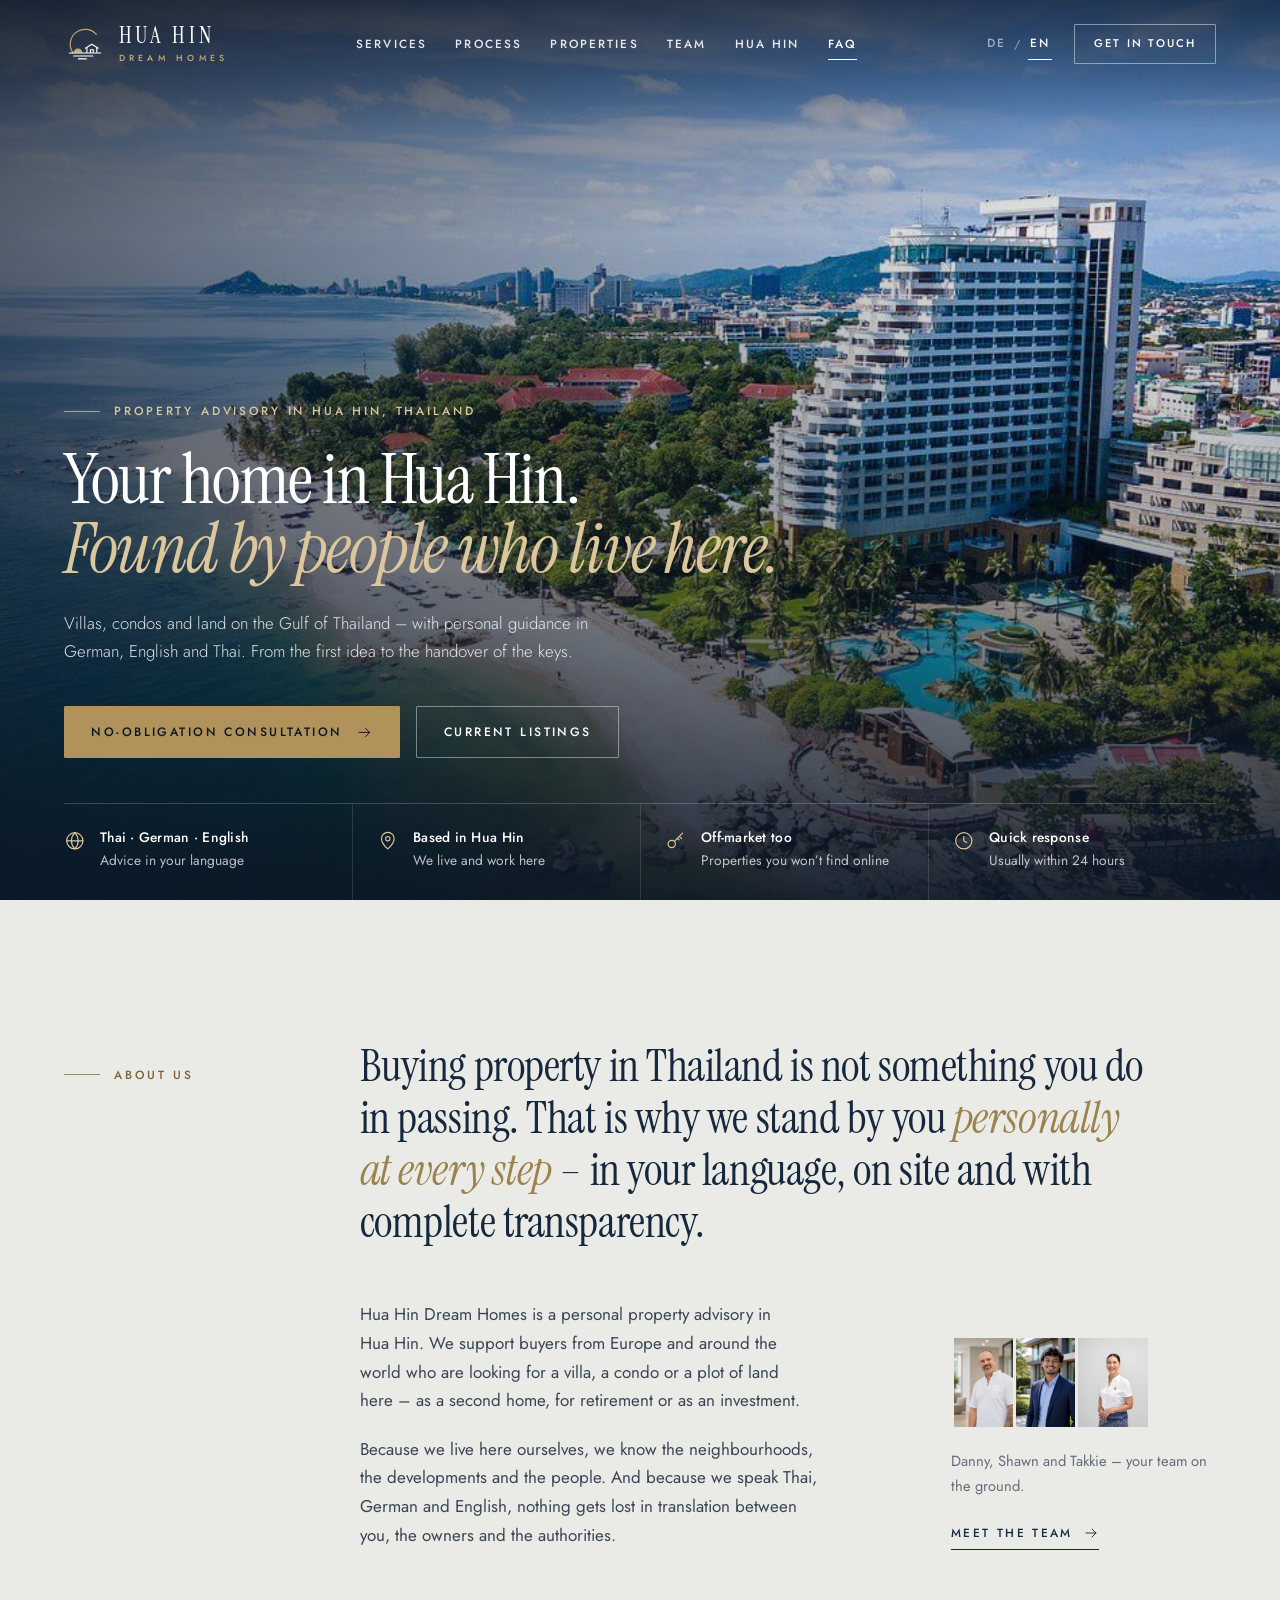
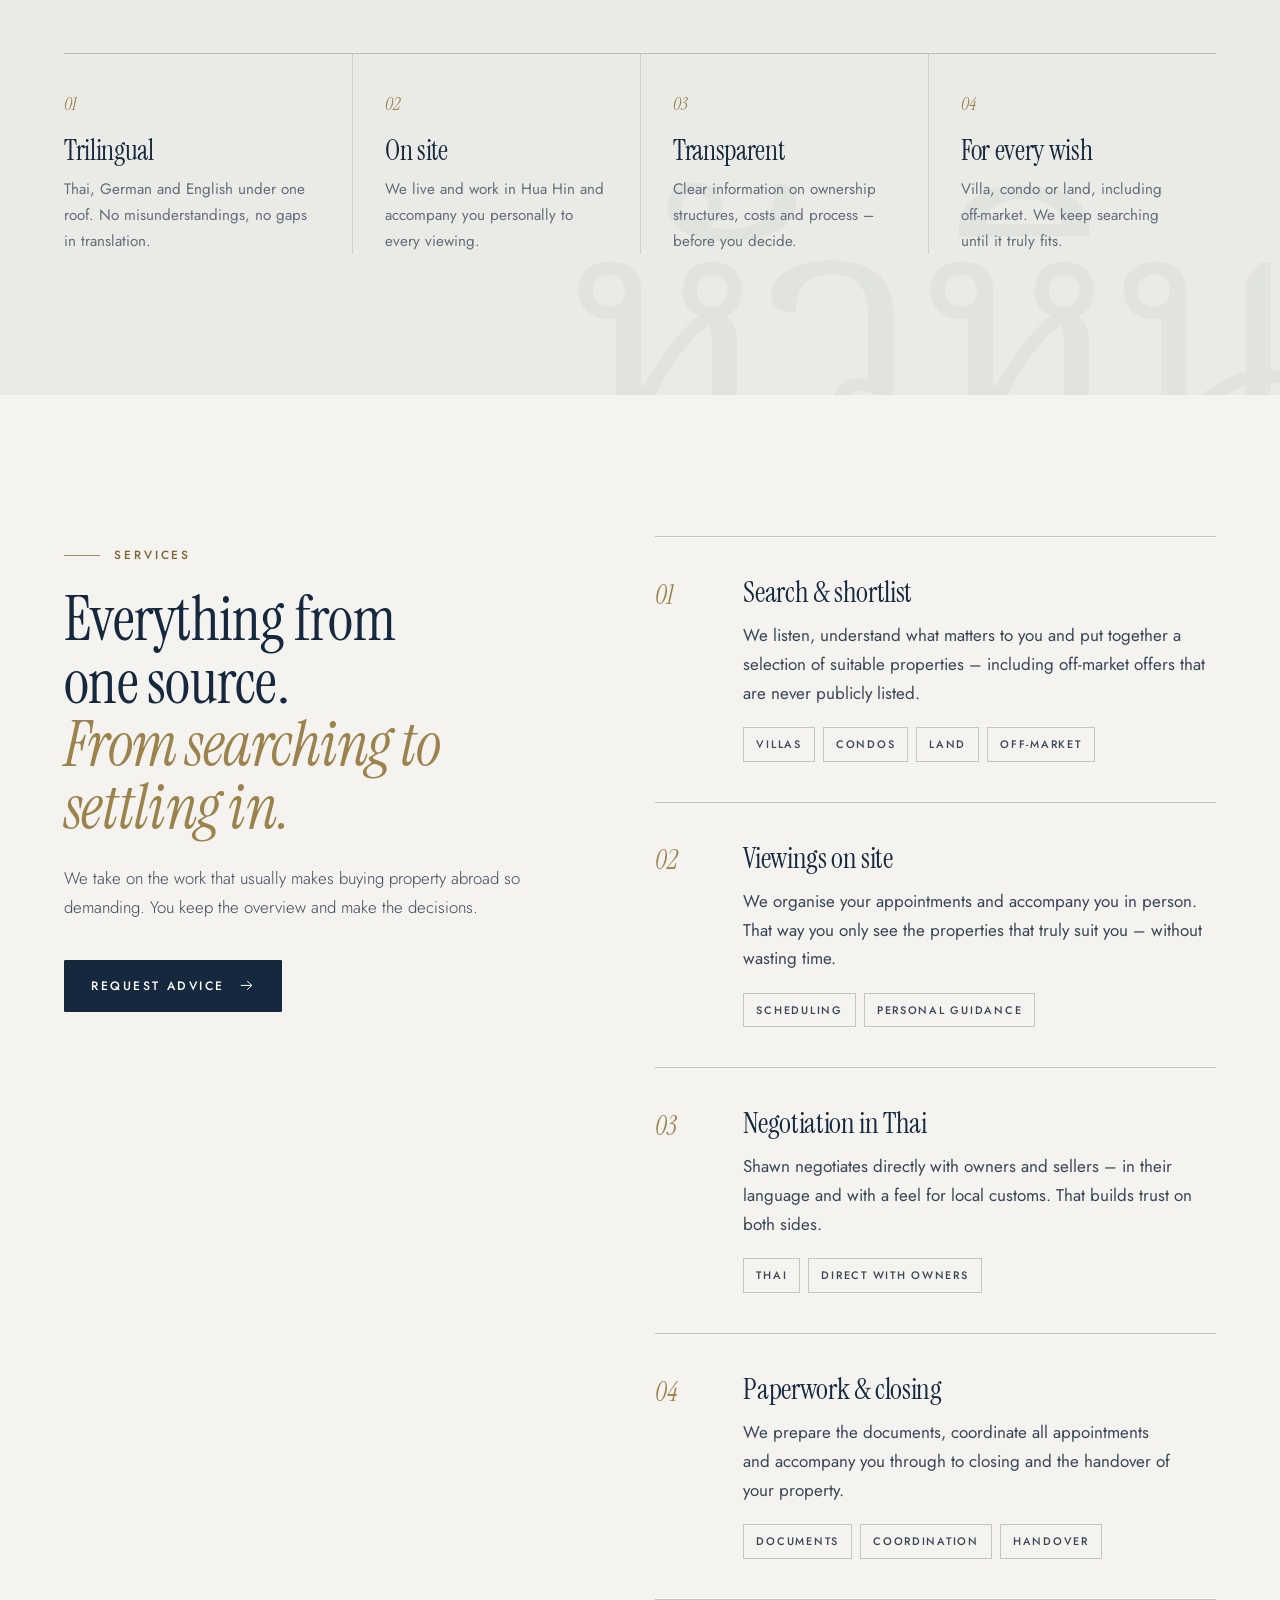
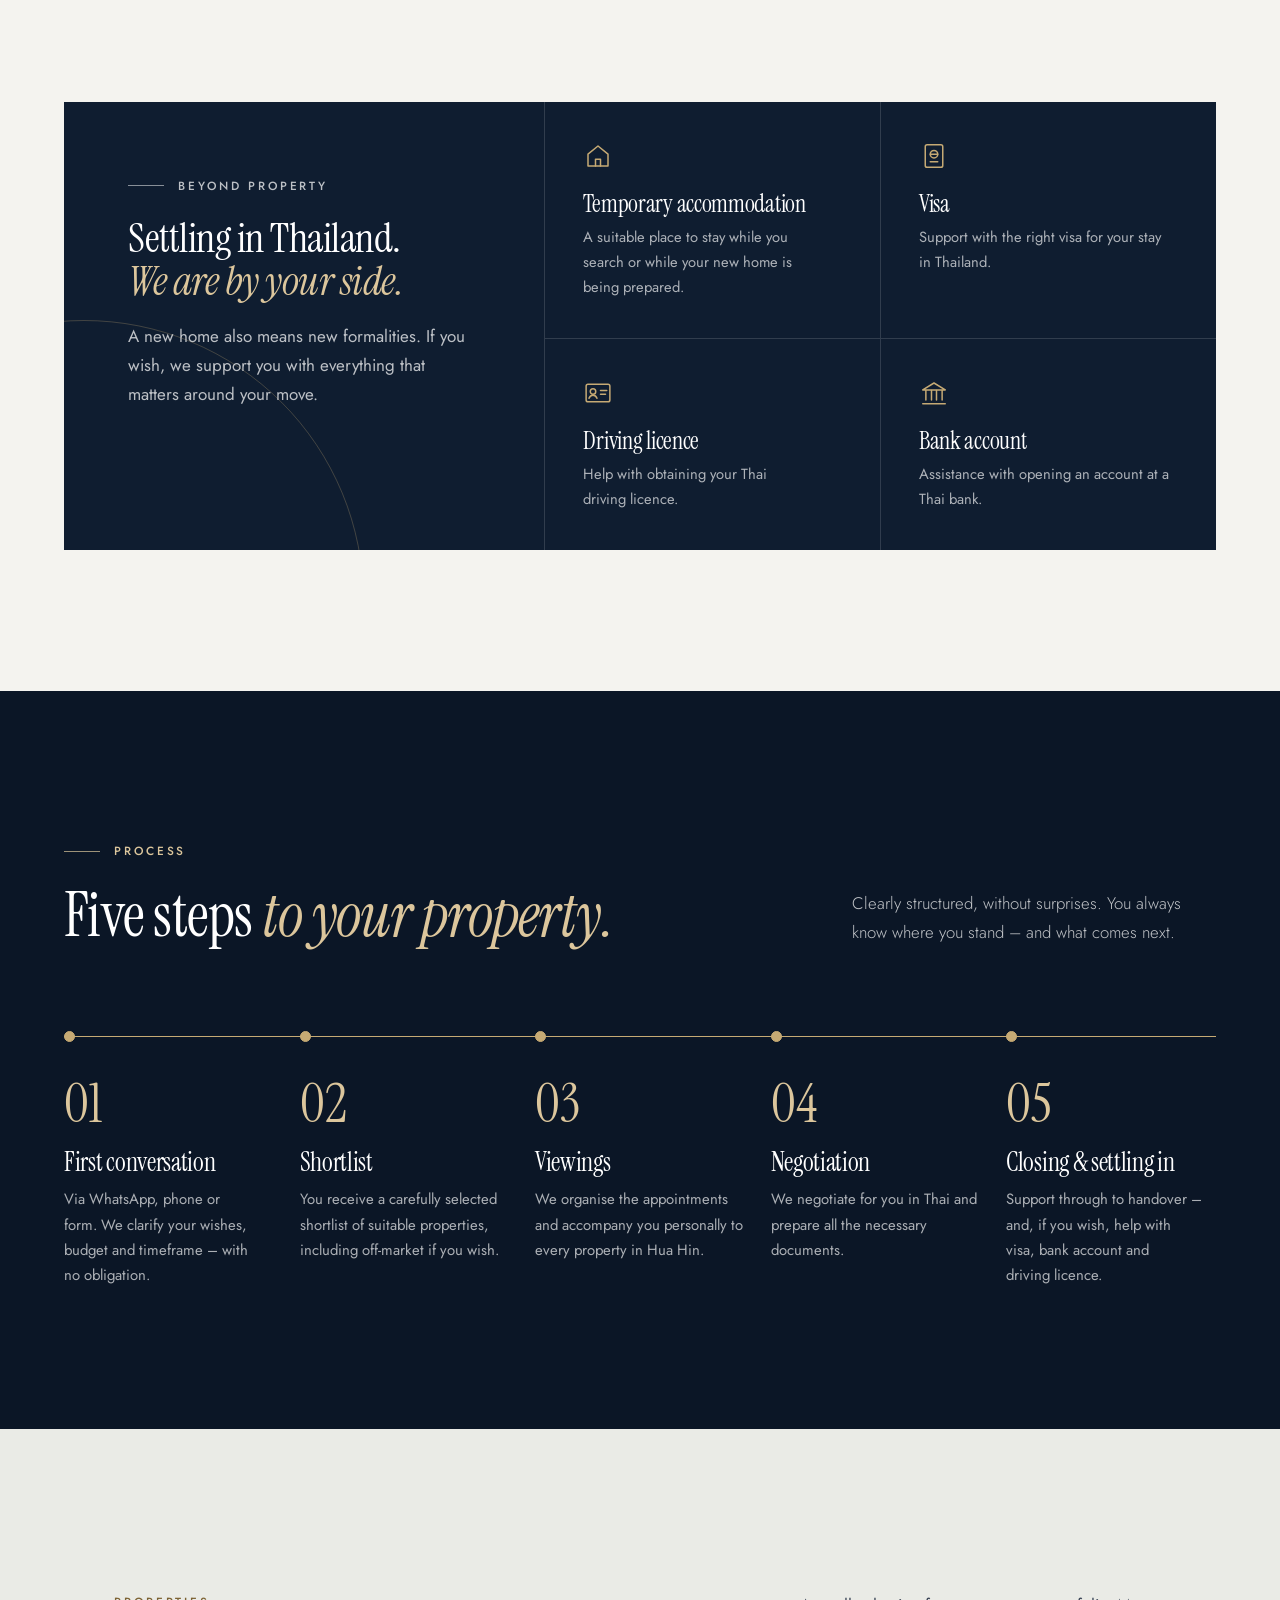
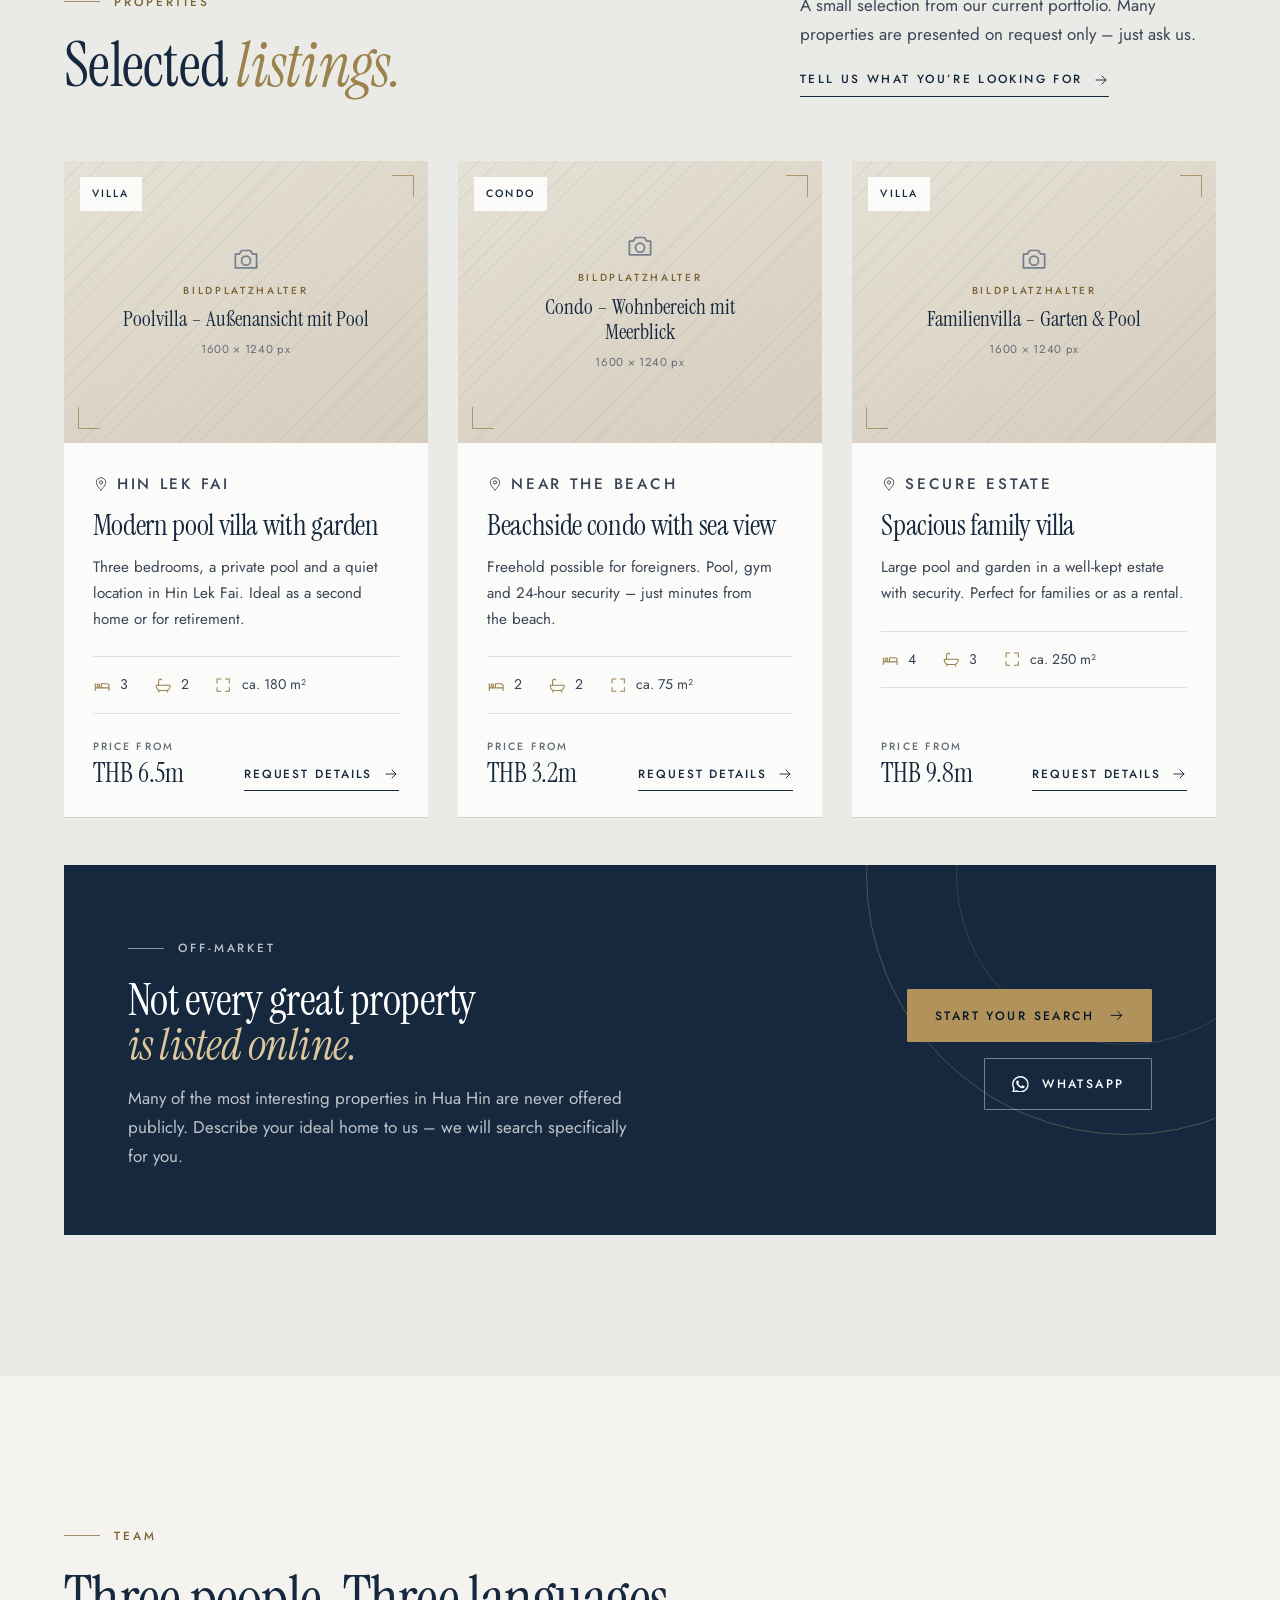
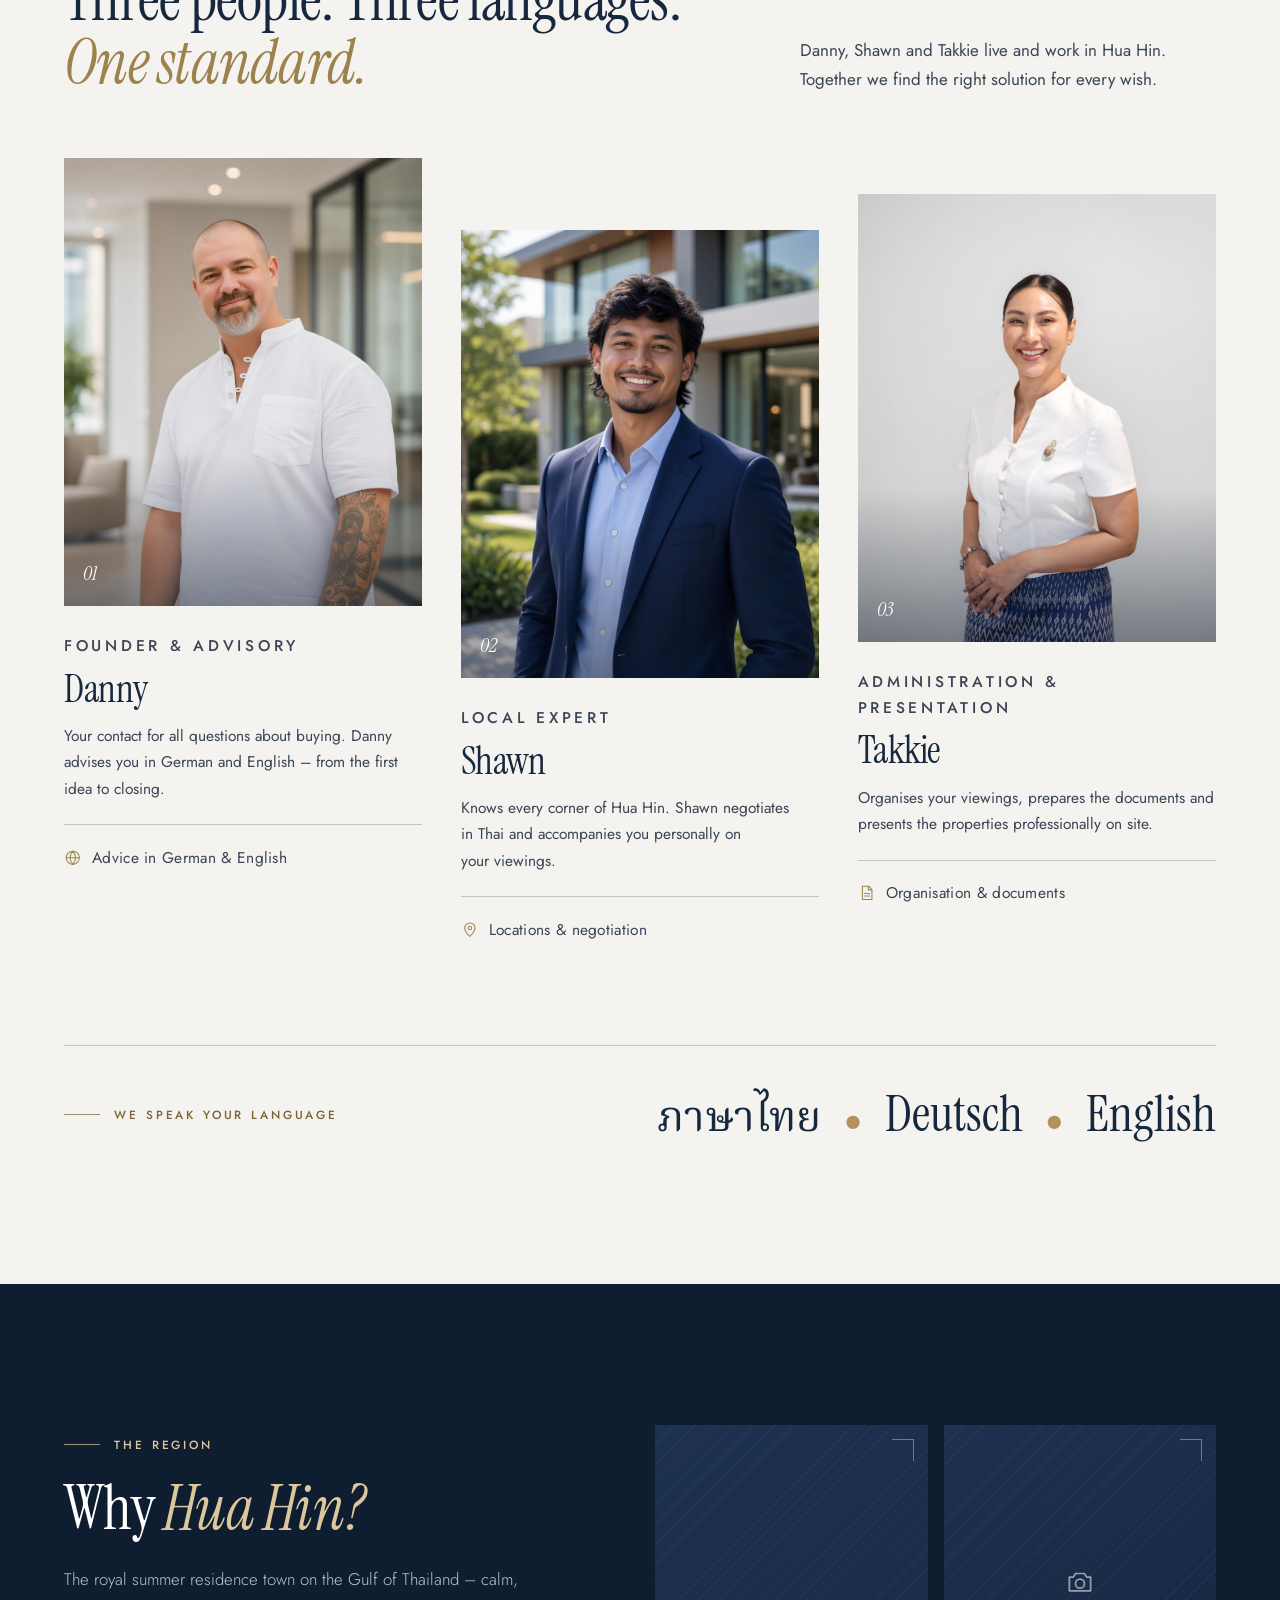
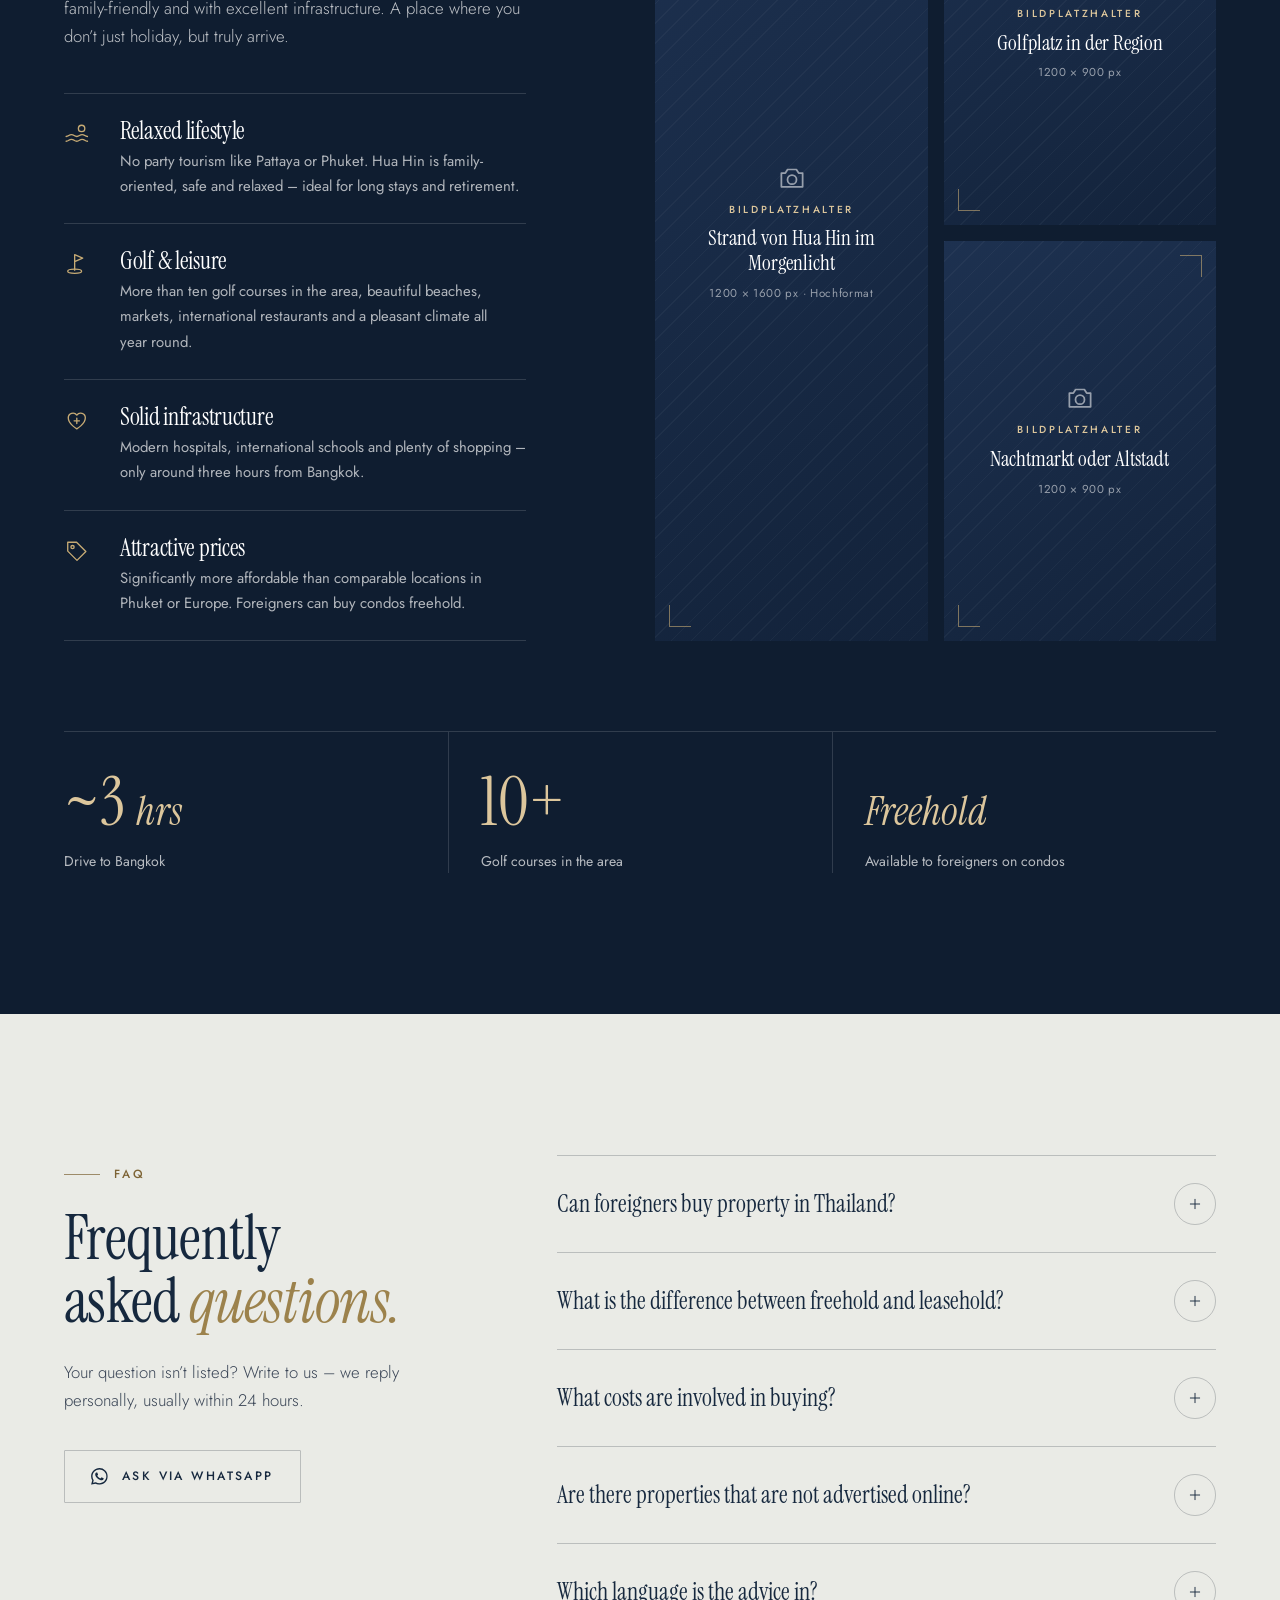
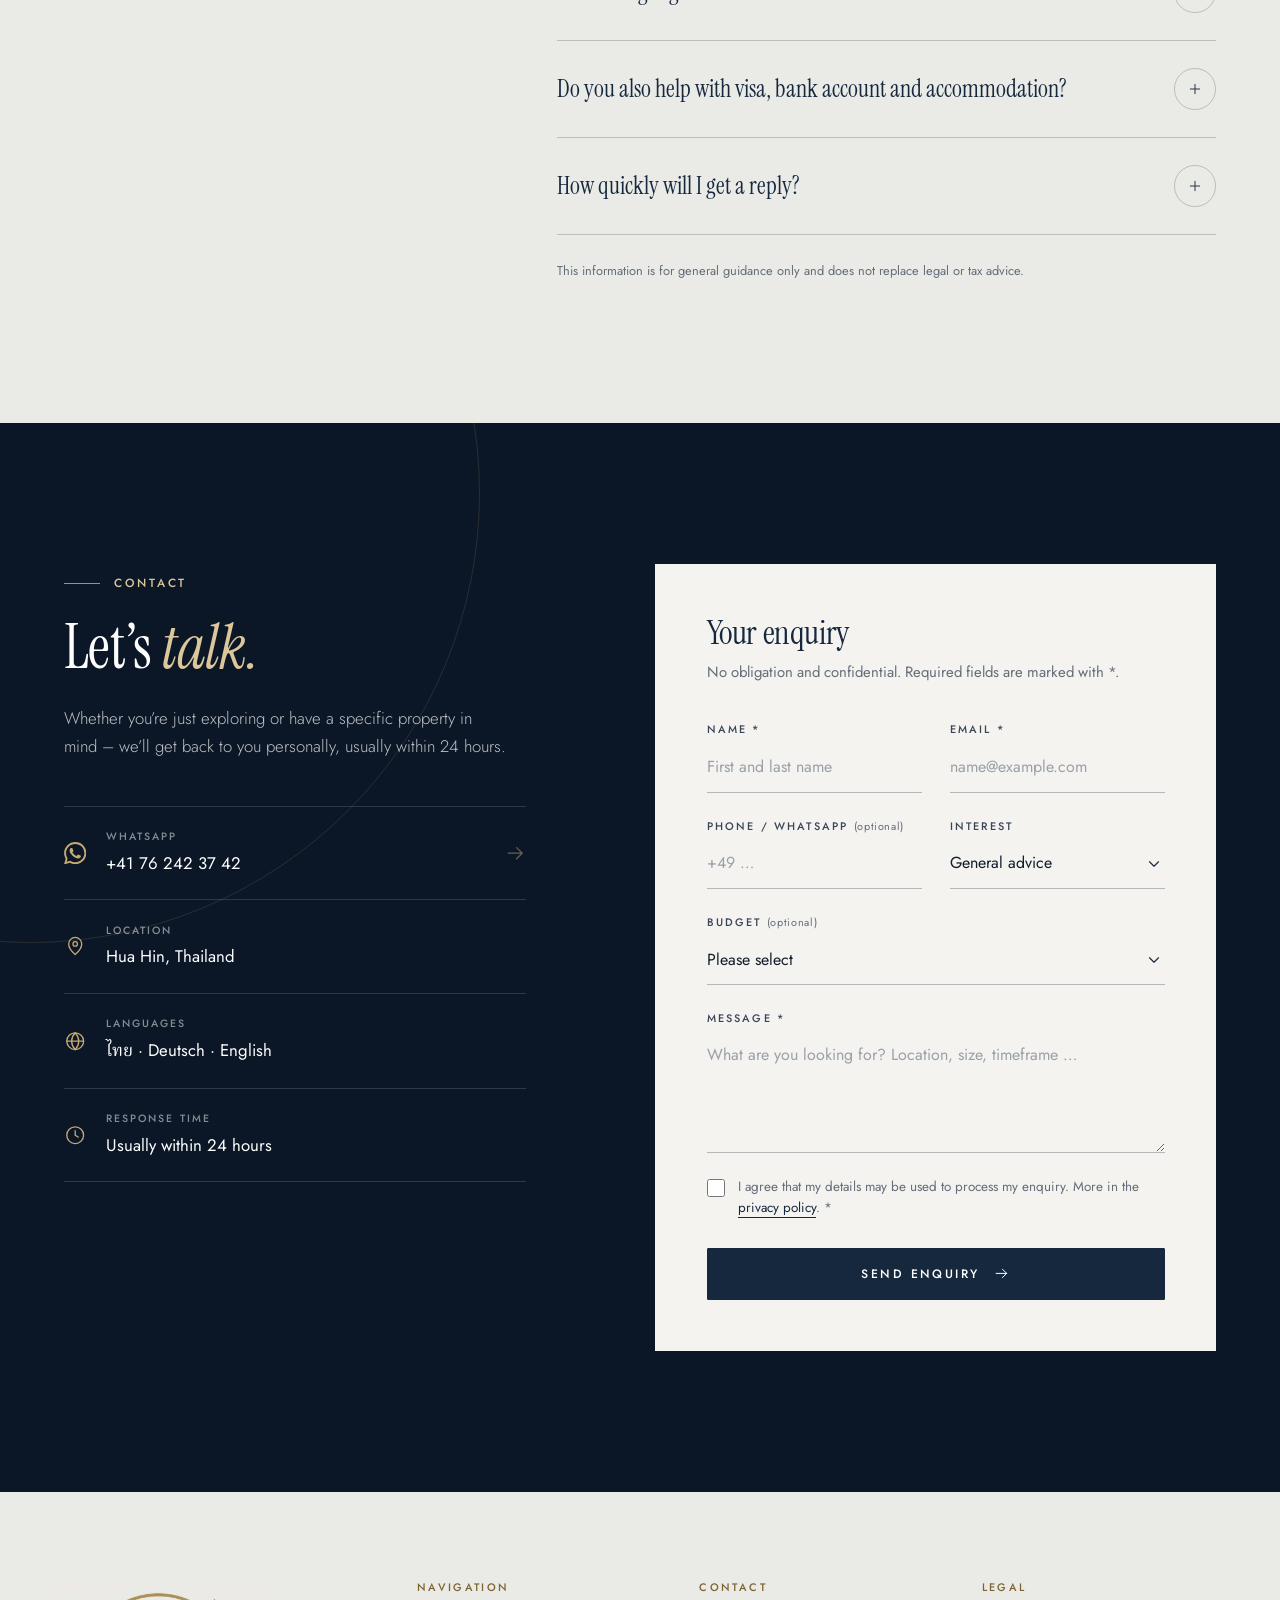
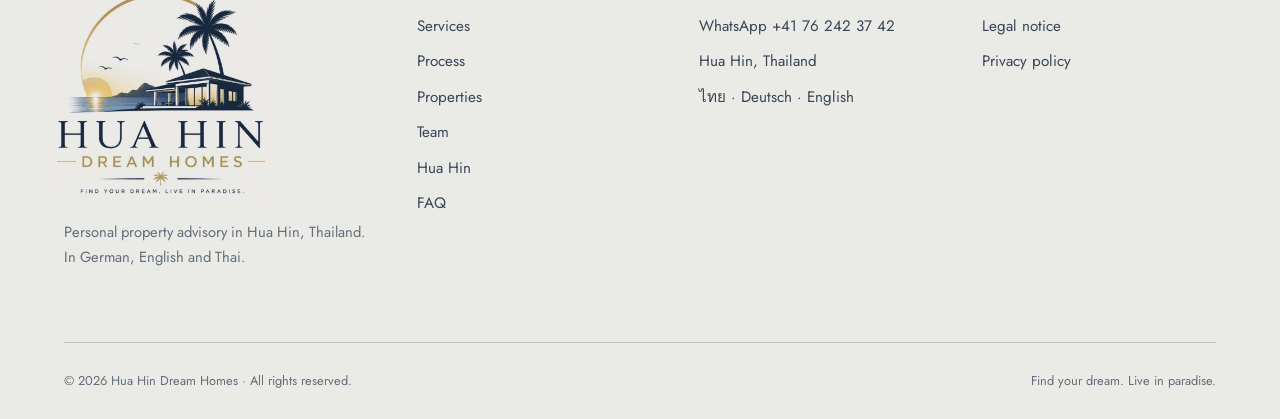
<file: index.html>
<!DOCTYPE html>
<html lang="de" class="no-js">
<head>
  <meta charset="utf-8">
  <meta name="viewport" content="width=device-width, initial-scale=1">
  <title data-en="Hua Hin Dream Homes – Property Advisory in Hua Hin, Thailand">Hua Hin Dream Homes – Immobilienberatung in Hua Hin, Thailand</title>
  <meta name="description" content="Villen, Condos und Grundstücke in Hua Hin, Thailand. Persönliche Immobilienberatung auf Deutsch, Englisch und Thai – vor Ort, transparent und bis zur Schlüsselübergabe."
        data-en-content="Villas, condos and land in Hua Hin, Thailand. Personal property advice in German, English and Thai – on site, transparent and through to the handover of the keys.">
  <meta name="theme-color" content="#0f1d30">
  <link rel="icon" href="assets/img/favicon.svg" type="image/svg+xml">

  <!-- Social Sharing -->
  <meta property="og:type" content="website">
  <meta property="og:site_name" content="Hua Hin Dream Homes">
  <meta property="og:title" content="Hua Hin Dream Homes – Immobilien in Hua Hin, Thailand">
  <meta property="og:description" content="Persönliche Immobilienberatung auf Deutsch, Englisch und Thai. Villen, Condos und Grundstücke – vor Ort in Hua Hin.">
  <meta property="og:image" content="assets/img/hero-hua-hin.jpg">
  <meta property="og:locale" content="de_DE">
  <meta property="og:locale:alternate" content="en_GB">
  <meta name="twitter:card" content="summary_large_image">

  <link rel="preconnect" href="https://fonts.googleapis.com">
  <link rel="preconnect" href="https://fonts.gstatic.com" crossorigin>
  <link href="https://fonts.googleapis.com/css2?family=Instrument+Serif:ital@0;1&family=Jost:wght@300;400;500&family=Noto+Serif+Thai:wght@400&display=swap" rel="stylesheet">
  <link rel="preload" as="image" href="assets/img/hero-hua-hin.jpg">
  <link rel="stylesheet" href="assets/css/styles.css">
  <script>document.documentElement.classList.replace('no-js', 'js');</script>

  <script type="application/ld+json">
  {
    "@context": "https://schema.org",
    "@type": "RealEstateAgent",
    "name": "Hua Hin Dream Homes",
    "slogan": "Find your dream. Live in paradise.",
    "description": "Persönliche Immobilienberatung in Hua Hin, Thailand – Villen, Condos und Grundstücke. Beratung auf Deutsch, Englisch und Thai.",
    "image": "assets/img/hero-hua-hin.jpg",
    "logo": "assets/img/logo-hua-hin-dream-homes.jpg",
    "telephone": "+41762423742",
    "address": {
      "@type": "PostalAddress",
      "addressLocality": "Hua Hin",
      "addressRegion": "Prachuap Khiri Khan",
      "addressCountry": "TH"
    },
    "areaServed": { "@type": "City", "name": "Hua Hin" },
    "knowsLanguage": ["de", "en", "th"],
    "employee": [
      { "@type": "Person", "name": "Danny", "jobTitle": "Gründer & Beratung" },
      { "@type": "Person", "name": "Shawn", "jobTitle": "Lokaler Experte" },
      { "@type": "Person", "name": "Takkie", "jobTitle": "Administration & Präsentation" }
    ]
  }
  </script>
</head>

<body>

<!--
  ===========================================================================
  HINWEISE ZUR PFLEGE
  - Texte liegen jeweils doppelt vor: lang="de" (Deutsch) und lang="en" (Englisch).
  - Bildplatzhalter sind <figure class="ph">-Elemente. Zum Austauschen das
    gesamte <figure class="ph"> … </figure> durch ein <img> ersetzen, z. B.:
    <img src="assets/img/villa-hin-lek-fai.jpg" alt="Poolvilla in Hin Lek Fai" loading="lazy">
  - Kontaktformular: siehe Kommentar direkt am <form>.
  ===========================================================================
-->

<!-- Icon-Bibliothek -->
<svg width="0" height="0" style="position:absolute" aria-hidden="true" focusable="false">
  <defs>
    <symbol id="logo-mark" viewBox="0 0 48 48">
      <path d="M10.1 33.8A17 17 0 0 1 37 13.1" fill="none" style="stroke: var(--mark-accent, #b0925a)" stroke-width="1.3" stroke-linecap="round"/>
      <path d="M11 34a5 5 0 0 1 10 0z" style="fill: var(--mark-accent, #b0925a)"/>
      <path d="M24.4 28.8 31.8 24.2l7.4 4.6" fill="none" stroke="currentColor" stroke-width="1.3" stroke-linejoin="round" stroke-linecap="round"/>
      <path d="M26.2 28v6M37.4 28v6M30.2 34v-3.4h3.2V34" fill="none" stroke="currentColor" stroke-width="1.3"/>
      <path d="M6 34.2h36M11 37.6h22M16.5 41h9" fill="none" stroke="currentColor" stroke-width="1.2" stroke-linecap="round"/>
    </symbol>
    <symbol id="i-arrow" viewBox="0 0 24 24"><path d="M4.5 12h15M13.5 6l6 6-6 6"/></symbol>
    <symbol id="i-pin" viewBox="0 0 24 24"><path d="M12 21s-7-6.1-7-11.4a7 7 0 1 1 14 0C19 14.9 12 21 12 21z"/><circle cx="12" cy="9.6" r="2.4"/></symbol>
    <symbol id="i-bed" viewBox="0 0 24 24"><path d="M3 19v-9M3 15.5h18M21 19v-6a3 3 0 0 0-3-3h-7v5.5"/><circle cx="7" cy="12.4" r="1.8"/></symbol>
    <symbol id="i-bath" viewBox="0 0 24 24"><path d="M3 12h18v1.5a5.5 5.5 0 0 1-5.5 5.5h-7A5.5 5.5 0 0 1 3 13.5z"/><path d="M6 12V6.2A2.2 2.2 0 0 1 10 5M7 19l-1 2M17 19l1 2"/></symbol>
    <symbol id="i-area" viewBox="0 0 24 24"><path d="M4 9V4h5M15 4h5v5M20 15v5h-5M9 20H4v-5"/></symbol>
    <symbol id="i-globe" viewBox="0 0 24 24"><circle cx="12" cy="12" r="9"/><path d="M3 12h18M12 3c2.5 2.7 3.8 5.7 3.8 9s-1.3 6.3-3.8 9c-2.5-2.7-3.8-5.7-3.8-9S9.5 5.7 12 3z"/></symbol>
    <symbol id="i-key" viewBox="0 0 24 24"><circle cx="7.5" cy="15.5" r="4"/><path d="m10.4 12.6 9.1-9.1M16 7l2.5 2.5M13.8 9.2l1.8 1.8"/></symbol>
    <symbol id="i-clock" viewBox="0 0 24 24"><circle cx="12" cy="12" r="9"/><path d="M12 7v5l3.2 2"/></symbol>
    <symbol id="i-home" viewBox="0 0 24 24"><path d="M4 10.5 12 4l8 6.5V20H4z"/><path d="M10 20v-5.5h4V20"/></symbol>
    <symbol id="i-passport" viewBox="0 0 24 24"><rect x="5" y="3" width="14" height="18" rx="1.5"/><circle cx="12" cy="10.5" r="3"/><path d="M9 10.5h6M9 16.5h6"/></symbol>
    <symbol id="i-idcard" viewBox="0 0 24 24"><rect x="2.5" y="5" width="19" height="14" rx="1.5"/><circle cx="8" cy="10.8" r="2.2"/><path d="M4.8 16.2c.6-1.6 1.8-2.4 3.2-2.4s2.6.8 3.2 2.4M14 10h5M14 13h4"/></symbol>
    <symbol id="i-bank" viewBox="0 0 24 24"><path d="M3 9.5 12 4l9 5.5z"/><path d="M5.5 10v7.5M10 10v7.5M14 10v7.5M18.5 10v7.5M3 20.5h18"/></symbol>
    <symbol id="i-wave" viewBox="0 0 24 24"><circle cx="16.5" cy="7" r="3"/><path d="M2 14.5c2.5 0 2.5-1.8 5-1.8s2.5 1.8 5 1.8 2.5-1.8 5-1.8 2.5 1.8 5 1.8M2 19c2.5 0 2.5-1.8 5-1.8s2.5 1.8 5 1.8 2.5-1.8 5-1.8 2.5 1.8 5 1.8"/></symbol>
    <symbol id="i-golf" viewBox="0 0 24 24"><path d="M10 18V3.5l7.5 3.2L10 10"/><ellipse cx="10" cy="19" rx="6.5" ry="2"/></symbol>
    <symbol id="i-health" viewBox="0 0 24 24"><path d="M12 20.5s-8-4.6-8-10.4a4.4 4.4 0 0 1 8-2.5 4.4 4.4 0 0 1 8 2.5c0 5.8-8 10.4-8 10.4z"/><path d="M12 10.5v5M9.5 13h5"/></symbol>
    <symbol id="i-tag" viewBox="0 0 24 24"><path d="M3.5 12.3V4h8.3l8.7 8.7-8.3 8.3z"/><circle cx="8" cy="8.5" r="1.5"/></symbol>
    <symbol id="i-camera" viewBox="0 0 24 24"><path d="M3.5 8h3.2l1.8-2.8h7l1.8 2.8h3.2v11h-17z"/><circle cx="12" cy="13.3" r="3.6"/></symbol>
    <symbol id="i-plus" viewBox="0 0 24 24"><path d="M12 5v14M5 12h14"/></symbol>
    <symbol id="i-check" viewBox="0 0 24 24"><circle cx="12" cy="12" r="9"/><path d="m8 12.2 2.8 2.8L16.2 9.6"/></symbol>
    <symbol id="i-alert" viewBox="0 0 24 24"><circle cx="12" cy="12" r="9"/><path d="M12 7.5V13M12 16.3v.2"/></symbol>
    <symbol id="i-doc" viewBox="0 0 24 24"><path d="M6 3h8.5L19 7.5V21H6z"/><path d="M14 3v5h5M9 13h7M9 16.5h7"/></symbol>
    <symbol id="i-whatsapp" viewBox="0 0 24 24"><path d="M17.47 14.38c-.3-.15-1.76-.87-2.03-.97-.27-.1-.47-.15-.67.15-.2.3-.77.97-.94 1.16-.17.2-.35.22-.64.08-.3-.15-1.26-.46-2.39-1.48-.88-.79-1.48-1.76-1.65-2.06-.17-.3-.02-.46.13-.6.13-.14.3-.35.45-.52.15-.17.2-.3.3-.5.1-.2.05-.37-.03-.52-.07-.15-.67-1.61-.92-2.2-.24-.58-.49-.5-.67-.51h-.57c-.2 0-.52.07-.79.37-.27.3-1.04 1.02-1.04 2.48s1.07 2.88 1.21 3.07c.15.2 2.1 3.2 5.08 4.49.71.31 1.26.49 1.7.63.71.22 1.36.19 1.87.12.57-.09 1.76-.72 2-1.41.25-.7.25-1.29.18-1.41-.08-.13-.28-.2-.57-.35zM12.05 21.79h-.01a9.87 9.87 0 0 1-5.03-1.38l-.36-.21-3.74.98 1-3.65-.24-.37a9.86 9.86 0 0 1-1.51-5.26c0-5.45 4.44-9.88 9.89-9.88 2.64 0 5.12 1.03 6.99 2.9a9.83 9.83 0 0 1 2.89 6.99c0 5.45-4.44 9.88-9.88 9.88zm8.41-18.3A11.82 11.82 0 0 0 12.05 0C5.5 0 .16 5.34.16 11.89c0 2.1.55 4.14 1.59 5.95L.06 24l6.3-1.65a11.88 11.88 0 0 0 5.68 1.45h.01c6.55 0 11.89-5.34 11.89-11.89 0-3.18-1.24-6.16-3.48-8.41z"/></symbol>
  </defs>
</svg>

<a class="skip-link" href="#main">
  <span lang="de">Zum Inhalt springen</span><span lang="en">Skip to content</span>
</a>

<!-- ======================================================================
     HEADER
     ====================================================================== -->
<header class="site-header" data-header>
  <div class="container header__inner">
    <a class="brand" href="#top" aria-label="Hua Hin Dream Homes">
      <svg class="brand__mark" aria-hidden="true"><use href="#logo-mark"/></svg>
      <span class="brand__text">
        <span class="brand__name">Hua&nbsp;Hin</span>
        <span class="brand__sub">Dream Homes</span>
      </span>
    </a>

    <nav class="nav" aria-label="Hauptnavigation" data-en-aria-label="Main navigation">
      <ul>
        <li><a href="#leistungen"><span lang="de">Leistungen</span><span lang="en">Services</span></a></li>
        <li><a href="#ablauf"><span lang="de">Ablauf</span><span lang="en">Process</span></a></li>
        <li><a href="#immobilien"><span lang="de">Immobilien</span><span lang="en">Properties</span></a></li>
        <li><a href="#team">Team</a></li>
        <li><a href="#hua-hin">Hua&nbsp;Hin</a></li>
        <li><a href="#faq">FAQ</a></li>
      </ul>
    </nav>

    <div class="header__actions">
      <div class="lang-switch" role="group" aria-label="Sprache wählen" data-en-aria-label="Choose language">
        <button type="button" data-set-lang="de" aria-pressed="true">DE</button>
        <span aria-hidden="true">/</span>
        <button type="button" data-set-lang="en" aria-pressed="false">EN</button>
      </div>
      <a class="btn btn--sm btn--header" href="#kontakt">
        <span lang="de">Erstgespräch</span><span lang="en">Get in touch</span>
      </a>
      <button class="burger" type="button" aria-expanded="false" aria-controls="mobile-menu"
              aria-label="Menü öffnen" data-en-aria-label="Open menu" data-burger>
        <span></span><span></span>
      </button>
    </div>
  </div>
</header>

<!-- Mobiles Menü -->
<div class="mobile-menu" id="mobile-menu" inert>
  <ul class="mobile-menu__links">
    <li><a href="#leistungen"><small>01</small><span lang="de">Leistungen</span><span lang="en">Services</span></a></li>
    <li><a href="#ablauf"><small>02</small><span lang="de">Ablauf</span><span lang="en">Process</span></a></li>
    <li><a href="#immobilien"><small>03</small><span lang="de">Immobilien</span><span lang="en">Properties</span></a></li>
    <li><a href="#team"><small>04</small>Team</a></li>
    <li><a href="#hua-hin"><small>05</small>Hua&nbsp;Hin</a></li>
    <li><a href="#faq"><small>06</small>FAQ</a></li>
    <li><a href="#kontakt"><small>07</small><span lang="de">Kontakt</span><span lang="en">Contact</span></a></li>
  </ul>
  <div class="mobile-menu__foot">
    <a class="btn btn--gold" href="https://wa.me/41762423742" target="_blank" rel="noopener">
      <svg class="icon icon--fill" aria-hidden="true"><use href="#i-whatsapp"/></svg>
      WhatsApp
    </a>
    <div class="lang-switch" role="group" aria-label="Sprache wählen" data-en-aria-label="Choose language">
      <button type="button" data-set-lang="de" aria-pressed="true">DE</button>
      <span aria-hidden="true">/</span>
      <button type="button" data-set-lang="en" aria-pressed="false">EN</button>
    </div>
  </div>
</div>

<main id="main">

  <!-- ====================================================================
       HERO
       ==================================================================== -->
  <section class="hero" id="top">
    <div class="hero__media">
      <img src="assets/img/hero-hua-hin.jpg" width="1200" height="675" fetchpriority="high"
           alt="Luftaufnahme der Küste von Hua Hin mit Sandstrand, Palmen und Stadtpanorama">
    </div>
    <div class="hero__veil" aria-hidden="true"></div>

    <div class="container hero__inner">
      <p class="eyebrow eyebrow--light" data-rise style="--d:.15s">
        <span lang="de">Immobilienberatung in Hua&nbsp;Hin, Thailand</span>
        <span lang="en">Property advisory in Hua&nbsp;Hin, Thailand</span>
      </p>

      <h1 class="hero__title" data-rise style="--d:.3s">
        <span lang="de">Ihr Zuhause in Hua&nbsp;Hin.<br> <em>Gefunden von Menschen, <span class="nowrap">die hier leben.</span></em></span>
        <span lang="en">Your home in Hua&nbsp;Hin.<br> <em>Found by people <span class="nowrap">who live here.</span></em></span>
      </h1>

      <p class="hero__lead" data-rise style="--d:.5s">
        <span lang="de">Villen, Condos und Grundstücke am Golf von Thailand&nbsp;– persönlich begleitet auf Deutsch, Englisch und Thai. Von der ersten Idee bis zur Schlüsselübergabe.</span>
        <span lang="en">Villas, condos and land on the Gulf of Thailand&nbsp;– with personal guidance in German, English and Thai. From the first idea to the handover of the keys.</span>
      </p>

      <div class="hero__cta" data-rise style="--d:.65s">
        <a class="btn btn--gold" href="#kontakt">
          <span lang="de">Unverbindliches Erstgespräch</span><span lang="en">No-obligation consultation</span>
          <svg class="icon" aria-hidden="true"><use href="#i-arrow"/></svg>
        </a>
        <a class="btn btn--ghost-light" href="#immobilien">
          <span lang="de">Aktuelle Angebote</span><span lang="en">Current listings</span>
        </a>
      </div>
    </div>

    <div class="container" data-rise style="--d:.85s">
      <ul class="hero__rail">
        <li>
          <svg class="icon" aria-hidden="true"><use href="#i-globe"/></svg>
          <span>
            <strong><span lang="de">Thai · Deutsch · English</span><span lang="en">Thai · German · English</span></strong>
            <span class="rail-sub" lang="de">Beratung in Ihrer Sprache</span><span class="rail-sub" lang="en">Advice in your language</span>
          </span>
        </li>
        <li>
          <svg class="icon" aria-hidden="true"><use href="#i-pin"/></svg>
          <span>
            <strong><span lang="de">Vor Ort in Hua&nbsp;Hin</span><span lang="en">Based in Hua&nbsp;Hin</span></strong>
            <span class="rail-sub" lang="de">Wir leben und arbeiten hier</span><span class="rail-sub" lang="en">We live and work here</span>
          </span>
        </li>
        <li>
          <svg class="icon" aria-hidden="true"><use href="#i-key"/></svg>
          <span>
            <strong><span lang="de">Auch Off-Market</span><span lang="en">Off-market too</span></strong>
            <span class="rail-sub" lang="de">Objekte abseits der Portale</span><span class="rail-sub" lang="en">Properties you won’t find online</span>
          </span>
        </li>
        <li>
          <svg class="icon" aria-hidden="true"><use href="#i-clock"/></svg>
          <span>
            <strong><span lang="de">Schnelle Rückmeldung</span><span lang="en">Quick response</span></strong>
            <span class="rail-sub" lang="de">In der Regel innerhalb von 24 Stunden</span><span class="rail-sub" lang="en">Usually within 24 hours</span>
          </span>
        </li>
      </ul>
    </div>

    <p class="hero__coords" aria-hidden="true">12°34′ N · 99°57′ E — Hua&nbsp;Hin</p>
  </section>

  <!-- ====================================================================
       INTRO / HALTUNG
       ==================================================================== -->
  <section class="section intro" id="intro">
    <div class="watermark" lang="th" aria-hidden="true">หัวหิน</div>
    <div class="container grid-12">
      <div class="intro__label reveal">
        <p class="eyebrow"><span lang="de">Über uns</span><span lang="en">About us</span></p>
      </div>

      <p class="intro__statement reveal" style="--d:.1s">
        <span lang="de">Eine Immobilie in Thailand kauft man nicht nebenbei. Deshalb stehen wir Ihnen bei jedem Schritt <em>persönlich zur Seite</em>&nbsp;– in Ihrer Sprache, vor Ort und mit offenen Karten.</span>
        <span lang="en">Buying property in Thailand is not something you do in passing. That is why we stand by you <em>personally at every step</em>&nbsp;– in your language, on site and with complete transparency.</span>
      </p>

      <div class="intro__body reveal" style="--d:.2s">
        <p lang="de">Hua&nbsp;Hin Dream Homes ist eine persönliche Immobilienberatung in Hua&nbsp;Hin. Wir begleiten Käuferinnen und Käufer aus Europa und aller Welt, die hier eine Villa, ein Condo oder ein Grundstück suchen&nbsp;– als Zweitwohnsitz, für den Ruhestand oder als Investition.</p>
        <p lang="en">Hua&nbsp;Hin Dream Homes is a personal property advisory in Hua&nbsp;Hin. We support buyers from Europe and around the world who are looking for a villa, a condo or a plot of land here&nbsp;– as a second home, for retirement or as an investment.</p>
        <p lang="de">Weil wir selbst hier leben, kennen wir die Lagen, die Anlagen und die Menschen. Und weil wir Thai, Deutsch und Englisch sprechen, geht zwischen Ihnen, Eigentümern und Ämtern nichts in der Übersetzung verloren.</p>
        <p lang="en">Because we live here ourselves, we know the neighbourhoods, the developments and the people. And because we speak Thai, German and English, nothing gets lost in translation between you, the owners and the authorities.</p>
      </div>

      <aside class="intro__team reveal" style="--d:.3s">
        <div class="faces" aria-hidden="true">
          <img src="assets/img/team-danny.jpg" alt="" width="912" height="1136" loading="lazy">
          <img src="assets/img/team-shawn.jpg" alt="" width="912" height="1136" loading="lazy">
          <img src="assets/img/team-takkie.jpg" alt="" width="880" height="1168" loading="lazy">
        </div>
        <p>
          <span lang="de">Danny, Shawn und Takkie&nbsp;– Ihr Team vor Ort.</span>
          <span lang="en">Danny, Shawn and Takkie&nbsp;– your team on the ground.</span>
        </p>
        <a class="link-arrow" href="#team">
          <span lang="de">Team kennenlernen</span><span lang="en">Meet the team</span>
          <svg class="icon" aria-hidden="true"><use href="#i-arrow"/></svg>
        </a>
      </aside>

      <div class="pillars" data-stagger>
        <div class="pillar reveal">
          <span class="pillar__num">01</span>
          <h3><span lang="de">Dreisprachig</span><span lang="en">Trilingual</span></h3>
          <p lang="de">Thai, Deutsch und Englisch aus einer Hand. Keine Missverständnisse, keine Übersetzungslücken.</p>
          <p lang="en">Thai, German and English under one roof. No misunderstandings, no gaps in translation.</p>
        </div>
        <div class="pillar reveal">
          <span class="pillar__num">02</span>
          <h3><span lang="de">Vor Ort</span><span lang="en">On site</span></h3>
          <p lang="de">Wir leben und arbeiten in Hua&nbsp;Hin und begleiten Sie persönlich zu jeder Besichtigung.</p>
          <p lang="en">We live and work in Hua&nbsp;Hin and accompany you personally to every viewing.</p>
        </div>
        <div class="pillar reveal">
          <span class="pillar__num">03</span>
          <h3><span lang="de">Transparent</span><span lang="en">Transparent</span></h3>
          <p lang="de">Klare Informationen zu Eigentumsformen, Kosten und Ablauf&nbsp;– bevor Sie sich entscheiden.</p>
          <p lang="en">Clear information on ownership structures, costs and process&nbsp;– before you decide.</p>
        </div>
        <div class="pillar reveal">
          <span class="pillar__num">04</span>
          <h3><span lang="de">Für jeden Wunsch</span><span lang="en">For every wish</span></h3>
          <p lang="de">Villa, Condo oder Grundstück, auch Off-Market. Wir suchen, bis es wirklich passt.</p>
          <p lang="en">Villa, condo or land, including off-market. We keep searching until it truly fits.</p>
        </div>
      </div>
    </div>
  </section>

  <!-- ====================================================================
       LEISTUNGEN
       ==================================================================== -->
  <section class="section services" id="leistungen">
    <div class="container">
      <div class="grid-12">
        <div class="services__head reveal">
          <p class="eyebrow"><span lang="de">Leistungen</span><span lang="en">Services</span></p>
          <h2 class="h-section">
            <span lang="de">Alles aus einer Hand.<br> <em>Vom Suchen bis zum Ankommen.</em></span>
            <span lang="en">Everything from one source.<br> <em>From searching to settling in.</em></span>
          </h2>
          <p class="lead">
            <span lang="de">Wir übernehmen die Arbeit, die einen Immobilienkauf im Ausland sonst so mühsam macht. Sie behalten den Überblick und treffen die Entscheidungen.</span>
            <span lang="en">We take on the work that usually makes buying property abroad so demanding. You keep the overview and make the decisions.</span>
          </p>
          <a class="btn btn--navy" href="#kontakt">
            <span lang="de">Beratung anfragen</span><span lang="en">Request advice</span>
            <svg class="icon" aria-hidden="true"><use href="#i-arrow"/></svg>
          </a>
        </div>

        <ol class="services__list" data-stagger>
          <li class="svc reveal">
            <span class="svc__num">01</span>
            <div>
              <h3><span lang="de">Suche &amp; Vorauswahl</span><span lang="en">Search &amp; shortlist</span></h3>
              <p lang="de">Wir hören zu, verstehen, was Ihnen wichtig ist, und stellen eine Auswahl passender Objekte zusammen&nbsp;– inklusive Off-Market-Angeboten, die nie öffentlich gelistet werden.</p>
              <p lang="en">We listen, understand what matters to you and put together a selection of suitable properties&nbsp;– including off-market offers that are never publicly listed.</p>
              <div class="svc__tags">
                <span class="tag"><span lang="de">Villen</span><span lang="en">Villas</span></span>
                <span class="tag">Condos</span>
                <span class="tag"><span lang="de">Grundstücke</span><span lang="en">Land</span></span>
                <span class="tag">Off-Market</span>
              </div>
            </div>
          </li>
          <li class="svc reveal">
            <span class="svc__num">02</span>
            <div>
              <h3><span lang="de">Besichtigungen vor Ort</span><span lang="en">Viewings on site</span></h3>
              <p lang="de">Wir organisieren Ihre Termine und begleiten Sie persönlich. So sehen Sie in kurzer Zeit nur die Objekte, die wirklich zu Ihnen passen.</p>
              <p lang="en">We organise your appointments and accompany you in person. That way you only see the properties that truly suit you&nbsp;– without wasting time.</p>
              <div class="svc__tags">
                <span class="tag"><span lang="de">Terminplanung</span><span lang="en">Scheduling</span></span>
                <span class="tag"><span lang="de">Persönliche Begleitung</span><span lang="en">Personal guidance</span></span>
              </div>
            </div>
          </li>
          <li class="svc reveal">
            <span class="svc__num">03</span>
            <div>
              <h3><span lang="de">Verhandlung auf Thai</span><span lang="en">Negotiation in Thai</span></h3>
              <p lang="de">Shawn verhandelt direkt mit Eigentümern und Verkäufern&nbsp;– in ihrer Sprache und mit Gespür für lokale Gepflogenheiten. Das schafft Vertrauen auf beiden Seiten.</p>
              <p lang="en">Shawn negotiates directly with owners and sellers&nbsp;– in their language and with a feel for local customs. That builds trust on both sides.</p>
              <div class="svc__tags">
                <span class="tag">Thai</span>
                <span class="tag"><span lang="de">Direkt mit Eigentümern</span><span lang="en">Direct with owners</span></span>
              </div>
            </div>
          </li>
          <li class="svc reveal">
            <span class="svc__num">04</span>
            <div>
              <h3><span lang="de">Unterlagen &amp; Abschluss</span><span lang="en">Paperwork &amp; closing</span></h3>
              <p lang="de">Wir bereiten die Unterlagen vor, koordinieren alle Termine und begleiten Sie bis zum Abschluss und zur Übergabe Ihrer Immobilie.</p>
              <p lang="en">We prepare the documents, coordinate all appointments and accompany you through to closing and the handover of your property.</p>
              <div class="svc__tags">
                <span class="tag"><span lang="de">Dokumente</span><span lang="en">Documents</span></span>
                <span class="tag"><span lang="de">Koordination</span><span lang="en">Coordination</span></span>
                <span class="tag"><span lang="de">Übergabe</span><span lang="en">Handover</span></span>
              </div>
            </div>
          </li>
        </ol>
      </div>

      <!-- Ankommen in Thailand -->
      <div class="arrival reveal">
        <div class="arrival__intro">
          <p class="eyebrow eyebrow--light"><span lang="de">Mehr als Immobilien</span><span lang="en">Beyond property</span></p>
          <h3>
            <span lang="de">Ankommen in Thailand.<br> <em>Wir sind an Ihrer Seite.</em></span>
            <span lang="en">Settling in Thailand.<br> <em>We are by your side.</em></span>
          </h3>
          <p lang="de">Ein neues Zuhause bedeutet auch neue Formalitäten. Auf Wunsch unterstützen wir Sie bei allem, was rund um Ihren Umzug wichtig wird.</p>
          <p lang="en">A new home also means new formalities. If you wish, we support you with everything that matters around your move.</p>
        </div>
        <div class="arrival__items">
          <div class="arrival__item">
            <svg class="icon" aria-hidden="true"><use href="#i-home"/></svg>
            <h4><span lang="de">Unterkunft auf Zeit</span><span lang="en">Temporary accommodation</span></h4>
            <p lang="de">Eine passende vorübergehende Bleibe, während Sie suchen oder Ihr neues Zuhause vorbereitet wird.</p>
            <p lang="en">A suitable place to stay while you search or while your new home is being prepared.</p>
          </div>
          <div class="arrival__item">
            <svg class="icon" aria-hidden="true"><use href="#i-passport"/></svg>
            <h4><span lang="de">Visum</span><span lang="en">Visa</span></h4>
            <p lang="de">Unterstützung rund um das passende Visum für Ihren Aufenthalt in Thailand.</p>
            <p lang="en">Support with the right visa for your stay in Thailand.</p>
          </div>
          <div class="arrival__item">
            <svg class="icon" aria-hidden="true"><use href="#i-idcard"/></svg>
            <h4><span lang="de">Führerschein</span><span lang="en">Driving licence</span></h4>
            <p lang="de">Hilfe auf dem Weg zum thailändischen Führerschein.</p>
            <p lang="en">Help with obtaining your Thai driving licence.</p>
          </div>
          <div class="arrival__item">
            <svg class="icon" aria-hidden="true"><use href="#i-bank"/></svg>
            <h4><span lang="de">Bankkonto</span><span lang="en">Bank account</span></h4>
            <p lang="de">Begleitung bei der Eröffnung Ihres Kontos bei einer thailändischen Bank.</p>
            <p lang="en">Assistance with opening an account at a Thai bank.</p>
          </div>
        </div>
      </div>
    </div>
  </section>

  <!-- ====================================================================
       ABLAUF
       ==================================================================== -->
  <section class="section process on-dark" id="ablauf">
    <div class="container">
      <div class="grid-12 process__head">
        <div class="reveal">
          <p class="eyebrow eyebrow--light"><span lang="de">Ablauf</span><span lang="en">Process</span></p>
          <h2 class="h-section">
            <span lang="de">In fünf Schritten <em>zu Ihrer Immobilie.</em></span>
            <span lang="en">Five steps <em>to your property.</em></span>
          </h2>
        </div>
        <p class="lead reveal" style="--d:.15s">
          <span lang="de">Klar strukturiert, ohne Überraschungen. Sie wissen jederzeit, wo Sie stehen&nbsp;– und was als Nächstes kommt.</span>
          <span lang="en">Clearly structured, without surprises. You always know where you stand&nbsp;– and what comes next.</span>
        </p>
      </div>

      <ol class="steps reveal">
        <li class="steps__line" aria-hidden="true"><span></span></li>
        <li class="step" style="--d:.2s">
          <span class="step__num">01</span>
          <h3><span lang="de">Erstgespräch</span><span lang="en">First conversation</span></h3>
          <p lang="de">Per WhatsApp, Telefon oder Formular. Wir klären Wünsche, Budget und Zeitrahmen&nbsp;– unverbindlich.</p>
          <p lang="en">Via WhatsApp, phone or form. We clarify your wishes, budget and timeframe&nbsp;– with no obligation.</p>
        </li>
        <li class="step" style="--d:.6s">
          <span class="step__num">02</span>
          <h3><span lang="de">Auswahl</span><span lang="en">Shortlist</span></h3>
          <p lang="de">Sie erhalten eine sorgfältig getroffene Auswahl passender Objekte, auf Wunsch auch Off-Market.</p>
          <p lang="en">You receive a carefully selected shortlist of suitable properties, including off-market if you wish.</p>
        </li>
        <li class="step" style="--d:1s">
          <span class="step__num">03</span>
          <h3><span lang="de">Besichtigung</span><span lang="en">Viewings</span></h3>
          <p lang="de">Wir organisieren die Termine und begleiten Sie persönlich zu jedem Objekt in Hua&nbsp;Hin.</p>
          <p lang="en">We organise the appointments and accompany you personally to every property in Hua&nbsp;Hin.</p>
        </li>
        <li class="step" style="--d:1.4s">
          <span class="step__num">04</span>
          <h3><span lang="de">Verhandlung</span><span lang="en">Negotiation</span></h3>
          <p lang="de">Wir verhandeln für Sie auf Thai und bereiten alle nötigen Unterlagen vor.</p>
          <p lang="en">We negotiate for you in Thai and prepare all the necessary documents.</p>
        </li>
        <li class="step" style="--d:1.8s">
          <span class="step__num">05</span>
          <h3><span lang="de">Abschluss &amp; Ankommen</span><span lang="en">Closing &amp; settling in</span></h3>
          <p lang="de">Begleitung bis zur Übergabe&nbsp;– und auf Wunsch Hilfe bei Visum, Konto und Führerschein.</p>
          <p lang="en">Support through to handover&nbsp;– and, if you wish, help with visa, bank account and driving licence.</p>
        </li>
      </ol>
    </div>
  </section>

  <!-- ====================================================================
       IMMOBILIEN
       ==================================================================== -->
  <section class="section listings" id="immobilien">
    <div class="container">
      <div class="section-head">
        <div class="section-head__text reveal">
          <p class="eyebrow"><span lang="de">Immobilien</span><span lang="en">Properties</span></p>
          <h2 class="h-section">
            <span lang="de">Ausgewählte <em>Angebote.</em></span>
            <span lang="en">Selected <em>listings.</em></span>
          </h2>
        </div>
        <div class="section-head__aside reveal" style="--d:.15s">
          <p lang="de">Eine kleine Auswahl aus unserem aktuellen Angebot. Viele Objekte stellen wir nur auf Anfrage vor&nbsp;– sprechen Sie uns an.</p>
          <p lang="en">A small selection from our current portfolio. Many properties are presented on request only&nbsp;– just ask us.</p>
          <a class="link-arrow" href="#kontakt" data-enquire-de="Suchauftrag / Off-Market" data-enquire-en="Search request / off-market" data-interest="offmarket">
            <span lang="de">Suchauftrag erteilen</span><span lang="en">Tell us what you’re looking for</span>
            <svg class="icon" aria-hidden="true"><use href="#i-arrow"/></svg>
          </a>
        </div>
      </div>

      <div class="cards" data-stagger>
        <!-- Objekt 1 -->
        <article class="card reveal">
          <div class="card__media">
            <span class="card__badge">Villa</span>
            <figure class="ph" style="--ar: 4 / 3.1">
              <div class="ph__inner">
                <svg class="icon ph__icon" aria-hidden="true"><use href="#i-camera"/></svg>
                <span class="ph__label">Bildplatzhalter</span>
                <span class="ph__desc">Poolvilla&nbsp;– Außenansicht mit Pool</span>
                <span class="ph__size">1600 × 1240 px</span>
              </div>
            </figure>
          </div>
          <div class="card__body">
            <p class="card__loc"><svg class="icon" aria-hidden="true"><use href="#i-pin"/></svg>Hin Lek Fai</p>
            <h3><span lang="de">Moderne Poolvilla mit Garten</span><span lang="en">Modern pool villa with garden</span></h3>
            <p lang="de">Drei Schlafzimmer, privater Pool und eine ruhige Lage in Hin Lek Fai. Ideal als Zweitwohnsitz oder für den Ruhestand.</p>
            <p lang="en">Three bedrooms, a private pool and a quiet location in Hin Lek Fai. Ideal as a second home or for retirement.</p>
            <ul class="specs">
              <li><svg class="icon" aria-hidden="true"><use href="#i-bed"/></svg><span class="sr-only"><span lang="de">Schlafzimmer:</span><span lang="en">Bedrooms:</span></span>3</li>
              <li><svg class="icon" aria-hidden="true"><use href="#i-bath"/></svg><span class="sr-only"><span lang="de">Badezimmer:</span><span lang="en">Bathrooms:</span></span>2</li>
              <li><svg class="icon" aria-hidden="true"><use href="#i-area"/></svg><span class="sr-only"><span lang="de">Wohnfläche:</span><span lang="en">Living area:</span></span>ca. 180 m²</li>
            </ul>
            <div class="card__foot">
              <p class="price">
                <small><span lang="de">Preis ab</span><span lang="en">Price from</span></small>
                <strong><span lang="de">6,5 Mio. THB</span><span lang="en">THB 6.5m</span></strong>
              </p>
              <a class="link-arrow" href="#kontakt" data-enquire-de="Moderne Poolvilla mit Garten (Hin Lek Fai)" data-enquire-en="Modern pool villa with garden (Hin Lek Fai)" data-interest="villa">
                <span lang="de">Exposé anfragen</span><span lang="en">Request details</span>
                <svg class="icon" aria-hidden="true"><use href="#i-arrow"/></svg>
              </a>
            </div>
          </div>
        </article>

        <!-- Objekt 2 -->
        <article class="card reveal">
          <div class="card__media">
            <span class="card__badge">Condo</span>
            <figure class="ph" style="--ar: 4 / 3.1">
              <div class="ph__inner">
                <svg class="icon ph__icon" aria-hidden="true"><use href="#i-camera"/></svg>
                <span class="ph__label">Bildplatzhalter</span>
                <span class="ph__desc">Condo&nbsp;– Wohnbereich mit Meerblick</span>
                <span class="ph__size">1600 × 1240 px</span>
              </div>
            </figure>
          </div>
          <div class="card__body">
            <p class="card__loc"><svg class="icon" aria-hidden="true"><use href="#i-pin"/></svg><span lang="de">Strandnah</span><span lang="en">Near the beach</span></p>
            <h3><span lang="de">Strandnahes Condo mit Meerblick</span><span lang="en">Beachside condo with sea view</span></h3>
            <p lang="de">Freehold für Ausländer möglich. Pool, Fitnessbereich und 24-Stunden-Security&nbsp;– nur wenige Minuten zum Strand.</p>
            <p lang="en">Freehold possible for foreigners. Pool, gym and 24-hour security&nbsp;– just minutes from the beach.</p>
            <ul class="specs">
              <li><svg class="icon" aria-hidden="true"><use href="#i-bed"/></svg><span class="sr-only"><span lang="de">Schlafzimmer:</span><span lang="en">Bedrooms:</span></span>2</li>
              <li><svg class="icon" aria-hidden="true"><use href="#i-bath"/></svg><span class="sr-only"><span lang="de">Badezimmer:</span><span lang="en">Bathrooms:</span></span>2</li>
              <li><svg class="icon" aria-hidden="true"><use href="#i-area"/></svg><span class="sr-only"><span lang="de">Wohnfläche:</span><span lang="en">Living area:</span></span>ca. 75 m²</li>
            </ul>
            <div class="card__foot">
              <p class="price">
                <small><span lang="de">Preis ab</span><span lang="en">Price from</span></small>
                <strong><span lang="de">3,2 Mio. THB</span><span lang="en">THB 3.2m</span></strong>
              </p>
              <a class="link-arrow" href="#kontakt" data-enquire-de="Strandnahes Condo mit Meerblick" data-enquire-en="Beachside condo with sea view" data-interest="condo">
                <span lang="de">Exposé anfragen</span><span lang="en">Request details</span>
                <svg class="icon" aria-hidden="true"><use href="#i-arrow"/></svg>
              </a>
            </div>
          </div>
        </article>

        <!-- Objekt 3 -->
        <article class="card reveal">
          <div class="card__media">
            <span class="card__badge">Villa</span>
            <figure class="ph" style="--ar: 4 / 3.1">
              <div class="ph__inner">
                <svg class="icon ph__icon" aria-hidden="true"><use href="#i-camera"/></svg>
                <span class="ph__label">Bildplatzhalter</span>
                <span class="ph__desc">Familienvilla&nbsp;– Garten &amp; Pool</span>
                <span class="ph__size">1600 × 1240 px</span>
              </div>
            </figure>
          </div>
          <div class="card__body">
            <p class="card__loc"><svg class="icon" aria-hidden="true"><use href="#i-pin"/></svg><span lang="de">Anlage mit Security</span><span lang="en">Secure estate</span></p>
            <h3><span lang="de">Geräumige Familienvilla</span><span lang="en">Spacious family villa</span></h3>
            <p lang="de">Großer Pool und Garten in einer gepflegten Anlage mit Security. Perfekt für Familien oder zur Vermietung.</p>
            <p lang="en">Large pool and garden in a well-kept estate with security. Perfect for families or as a rental.</p>
            <ul class="specs">
              <li><svg class="icon" aria-hidden="true"><use href="#i-bed"/></svg><span class="sr-only"><span lang="de">Schlafzimmer:</span><span lang="en">Bedrooms:</span></span>4</li>
              <li><svg class="icon" aria-hidden="true"><use href="#i-bath"/></svg><span class="sr-only"><span lang="de">Badezimmer:</span><span lang="en">Bathrooms:</span></span>3</li>
              <li><svg class="icon" aria-hidden="true"><use href="#i-area"/></svg><span class="sr-only"><span lang="de">Wohnfläche:</span><span lang="en">Living area:</span></span>ca. 250 m²</li>
            </ul>
            <div class="card__foot">
              <p class="price">
                <small><span lang="de">Preis ab</span><span lang="en">Price from</span></small>
                <strong><span lang="de">9,8 Mio. THB</span><span lang="en">THB 9.8m</span></strong>
              </p>
              <a class="link-arrow" href="#kontakt" data-enquire-de="Geräumige Familienvilla" data-enquire-en="Spacious family villa" data-interest="villa">
                <span lang="de">Exposé anfragen</span><span lang="en">Request details</span>
                <svg class="icon" aria-hidden="true"><use href="#i-arrow"/></svg>
              </a>
            </div>
          </div>
        </article>
      </div>

      <!-- Off-Market -->
      <div class="offmarket reveal">
        <div>
          <p class="eyebrow eyebrow--light">Off-Market</p>
          <h3>
            <span lang="de">Nicht alles, was gut ist,<br> <em>steht im Internet.</em></span>
            <span lang="en">Not every great property<br> <em>is listed online.</em></span>
          </h3>
          <p lang="de">Viele der interessantesten Objekte in Hua&nbsp;Hin werden nie öffentlich angeboten. Beschreiben Sie uns Ihr Wunschobjekt&nbsp;– wir suchen gezielt für Sie.</p>
          <p lang="en">Many of the most interesting properties in Hua&nbsp;Hin are never offered publicly. Describe your ideal home to us&nbsp;– we will search specifically for you.</p>
        </div>
        <div class="offmarket__cta">
          <a class="btn btn--gold" href="#kontakt" data-enquire-de="Suchauftrag / Off-Market" data-enquire-en="Search request / off-market" data-interest="offmarket">
            <span lang="de">Suchauftrag erteilen</span><span lang="en">Start your search</span>
            <svg class="icon" aria-hidden="true"><use href="#i-arrow"/></svg>
          </a>
          <a class="btn btn--ghost-light" href="https://wa.me/41762423742" target="_blank" rel="noopener">
            <svg class="icon icon--fill" aria-hidden="true"><use href="#i-whatsapp"/></svg>
            WhatsApp
          </a>
        </div>
      </div>
    </div>
  </section>

  <!-- ====================================================================
       TEAM
       ==================================================================== -->
  <section class="section team" id="team">
    <div class="container">
      <div class="section-head">
        <div class="section-head__text reveal">
          <p class="eyebrow">Team</p>
          <h2 class="h-section">
            <span lang="de">Drei Menschen. Drei Sprachen.<br> <em>Ein Anspruch.</em></span>
            <span lang="en">Three people. Three languages.<br> <em>One standard.</em></span>
          </h2>
        </div>
        <div class="section-head__aside reveal" style="--d:.15s">
          <p lang="de">Danny, Shawn und Takkie leben und arbeiten in Hua&nbsp;Hin. Gemeinsam finden wir für jeden Wunsch die passende Lösung.</p>
          <p lang="en">Danny, Shawn and Takkie live and work in Hua&nbsp;Hin. Together we find the right solution for every wish.</p>
        </div>
      </div>

      <div class="team__grid" data-stagger>
        <article class="member reveal">
          <div class="member__photo">
            <img src="assets/img/team-danny.jpg" width="912" height="1136" loading="lazy"
                 alt="Danny, Gründer von Hua Hin Dream Homes">
            <span class="member__idx" aria-hidden="true">01</span>
          </div>
          <p class="eyebrow eyebrow--plain member__role"><span lang="de">Gründer &amp; Beratung</span><span lang="en">Founder &amp; Advisory</span></p>
          <h3>Danny</h3>
          <p lang="de">Ihr Ansprechpartner für alle Fragen rund um den Kauf. Danny berät Sie auf Deutsch und Englisch&nbsp;– von der ersten Idee bis zum Abschluss.</p>
          <p lang="en">Your contact for all questions about buying. Danny advises you in German and English&nbsp;– from the first idea to closing.</p>
          <p class="member__focus">
            <svg class="icon" aria-hidden="true"><use href="#i-globe"/></svg>
            <span lang="de">Beratung auf Deutsch &amp; Englisch</span><span lang="en">Advice in German &amp; English</span>
          </p>
        </article>

        <article class="member reveal">
          <div class="member__photo">
            <img src="assets/img/team-shawn.jpg" width="912" height="1136" loading="lazy"
                 alt="Shawn, lokaler Immobilienexperte in Hua Hin">
            <span class="member__idx" aria-hidden="true">02</span>
          </div>
          <p class="eyebrow eyebrow--plain member__role"><span lang="de">Lokaler Experte</span><span lang="en">Local expert</span></p>
          <h3>Shawn</h3>
          <p lang="de">Kennt jeden Winkel von Hua&nbsp;Hin. Shawn verhandelt auf Thai und begleitet Sie persönlich bei Ihren Besichtigungen vor Ort.</p>
          <p lang="en">Knows every corner of Hua&nbsp;Hin. Shawn negotiates in Thai and accompanies you personally on your viewings.</p>
          <p class="member__focus">
            <svg class="icon" aria-hidden="true"><use href="#i-pin"/></svg>
            <span lang="de">Lagen &amp; Verhandlung</span><span lang="en">Locations &amp; negotiation</span>
          </p>
        </article>

        <article class="member reveal">
          <div class="member__photo">
            <img src="assets/img/team-takkie.jpg" width="880" height="1168" loading="lazy"
                 alt="Takkie, zuständig für Administration und Präsentation">
            <span class="member__idx" aria-hidden="true">03</span>
          </div>
          <p class="eyebrow eyebrow--plain member__role"><span lang="de">Administration &amp; Präsentation</span><span lang="en">Administration &amp; Presentation</span></p>
          <h3>Takkie</h3>
          <p lang="de">Organisiert Ihre Besichtigungen, bereitet die Unterlagen vor und präsentiert die Immobilien professionell vor Ort.</p>
          <p lang="en">Organises your viewings, prepares the documents and presents the properties professionally on site.</p>
          <p class="member__focus">
            <svg class="icon" aria-hidden="true"><use href="#i-doc"/></svg>
            <span lang="de">Organisation &amp; Unterlagen</span><span lang="en">Organisation &amp; documents</span>
          </p>
        </article>
      </div>

      <div class="languages reveal">
        <p class="eyebrow"><span lang="de">Wir sprechen Ihre Sprache</span><span lang="en">We speak your language</span></p>
        <p class="languages__list">
          <span class="th" lang="th">ภาษาไทย</span><span class="dot" aria-hidden="true">●</span>
          <span>Deutsch</span><span class="dot" aria-hidden="true">●</span>
          <span>English</span>
        </p>
      </div>
    </div>
  </section>

  <!-- ====================================================================
       REGION HUA HIN
       ==================================================================== -->
  <section class="section region on-dark" id="hua-hin">
    <div class="container grid-12">
      <div class="region__text">
        <div class="reveal">
          <p class="eyebrow eyebrow--light"><span lang="de">Die Region</span><span lang="en">The region</span></p>
          <h2 class="h-section">
            <span lang="de">Warum <em>Hua&nbsp;Hin?</em></span>
            <span lang="en">Why <em>Hua&nbsp;Hin?</em></span>
          </h2>
          <p class="lead">
            <span lang="de">Die königliche Sommerresidenzstadt am Golf von Thailand&nbsp;– ruhig, familiär und mit exzellenter Infrastruktur. Ein Ort, an dem man nicht nur Urlaub macht, sondern ankommt.</span>
            <span lang="en">The royal summer residence town on the Gulf of Thailand&nbsp;– calm, family-friendly and with excellent infrastructure. A place where you don’t just holiday, but truly arrive.</span>
          </p>
        </div>

        <ul class="reasons" data-stagger>
          <li class="reason reveal">
            <svg class="icon" aria-hidden="true"><use href="#i-wave"/></svg>
            <div>
              <h3><span lang="de">Ruhiger Lifestyle</span><span lang="en">Relaxed lifestyle</span></h3>
              <p lang="de">Kein Partytourismus wie in Pattaya oder Phuket. Hua&nbsp;Hin ist familiär, sicher und entspannt&nbsp;– ideal für lange Aufenthalte und den Ruhestand.</p>
              <p lang="en">No party tourism like Pattaya or Phuket. Hua&nbsp;Hin is family-oriented, safe and relaxed&nbsp;– ideal for long stays and retirement.</p>
            </div>
          </li>
          <li class="reason reveal">
            <svg class="icon" aria-hidden="true"><use href="#i-golf"/></svg>
            <div>
              <h3><span lang="de">Golf &amp; Freizeit</span><span lang="en">Golf &amp; leisure</span></h3>
              <p lang="de">Über zehn Golfplätze in der Region, schöne Strände, Märkte, internationale Restaurants und ein angenehmes Klima das ganze Jahr.</p>
              <p lang="en">More than ten golf courses in the area, beautiful beaches, markets, international restaurants and a pleasant climate all year round.</p>
            </div>
          </li>
          <li class="reason reveal">
            <svg class="icon" aria-hidden="true"><use href="#i-health"/></svg>
            <div>
              <h3><span lang="de">Gute Infrastruktur</span><span lang="en">Solid infrastructure</span></h3>
              <p lang="de">Moderne Krankenhäuser, internationale Schulen und vielfältige Einkaufsmöglichkeiten&nbsp;– nur rund drei Stunden von Bangkok entfernt.</p>
              <p lang="en">Modern hospitals, international schools and plenty of shopping&nbsp;– only around three hours from Bangkok.</p>
            </div>
          </li>
          <li class="reason reveal">
            <svg class="icon" aria-hidden="true"><use href="#i-tag"/></svg>
            <div>
              <h3><span lang="de">Attraktive Preise</span><span lang="en">Attractive prices</span></h3>
              <p lang="de">Deutlich günstiger als vergleichbare Lagen in Phuket oder Europa. Condos können Ausländer als Freehold erwerben.</p>
              <p lang="en">Significantly more affordable than comparable locations in Phuket or Europe. Foreigners can buy condos freehold.</p>
            </div>
          </li>
        </ul>
      </div>

      <div class="region__mosaic" data-stagger>
        <figure class="ph ph--dark reveal">
          <div class="ph__inner">
            <svg class="icon ph__icon" aria-hidden="true"><use href="#i-camera"/></svg>
            <span class="ph__label">Bildplatzhalter</span>
            <span class="ph__desc">Strand von Hua&nbsp;Hin im Morgenlicht</span>
            <span class="ph__size">1200 × 1600 px · Hochformat</span>
          </div>
        </figure>
        <figure class="ph ph--dark reveal">
          <div class="ph__inner">
            <svg class="icon ph__icon" aria-hidden="true"><use href="#i-camera"/></svg>
            <span class="ph__label">Bildplatzhalter</span>
            <span class="ph__desc">Golfplatz in der Region</span>
            <span class="ph__size">1200 × 900 px</span>
          </div>
        </figure>
        <figure class="ph ph--dark reveal">
          <div class="ph__inner">
            <svg class="icon ph__icon" aria-hidden="true"><use href="#i-camera"/></svg>
            <span class="ph__label">Bildplatzhalter</span>
            <span class="ph__desc">Nachtmarkt oder Altstadt</span>
            <span class="ph__size">1200 × 900 px</span>
          </div>
        </figure>
      </div>

      <div class="stats" data-stagger>
        <div class="stat reveal">
          <strong>~3 <em lang="de">Std.</em><em lang="en">hrs</em></strong>
          <span lang="de">Fahrzeit bis Bangkok</span><span lang="en">Drive to Bangkok</span>
        </div>
        <div class="stat reveal">
          <strong>10+</strong>
          <span lang="de">Golfplätze in der Region</span><span lang="en">Golf courses in the area</span>
        </div>
        <div class="stat reveal">
          <strong><em>Freehold</em></strong>
          <span lang="de">Für Condos auch für Ausländer möglich</span><span lang="en">Available to foreigners on condos</span>
        </div>
      </div>
    </div>
  </section>

  <!-- ====================================================================
       FAQ
       ==================================================================== -->
  <section class="section faq" id="faq">
    <div class="container grid-12">
      <div class="faq__head reveal">
        <p class="eyebrow">FAQ</p>
        <h2 class="h-section">
          <span lang="de">Häufige <em>Fragen.</em></span>
          <span lang="en">Frequently asked <em>questions.</em></span>
        </h2>
        <p class="lead">
          <span lang="de">Ihre Frage ist nicht dabei? Schreiben Sie uns&nbsp;– wir antworten persönlich und in der Regel innerhalb von 24 Stunden.</span>
          <span lang="en">Your question isn’t listed? Write to us&nbsp;– we reply personally, usually within 24 hours.</span>
        </p>
        <a class="btn btn--ghost" href="https://wa.me/41762423742" target="_blank" rel="noopener">
          <svg class="icon icon--fill" aria-hidden="true"><use href="#i-whatsapp"/></svg>
          <span lang="de">Frage per WhatsApp</span><span lang="en">Ask via WhatsApp</span>
        </a>
      </div>

      <div class="faq__list reveal" style="--d:.15s">
        <details class="qa">
          <summary>
            <span lang="de">Können Ausländer in Thailand Immobilien kaufen?</span>
            <span lang="en">Can foreigners buy property in Thailand?</span>
            <span class="qa__icon" aria-hidden="true"><svg class="icon"><use href="#i-plus"/></svg></span>
          </summary>
          <div class="qa__a">
            <p lang="de">Ja&nbsp;– mit klaren Regeln. Eigentumswohnungen (Condos) können Ausländer im vollen Eigentum (Freehold) erwerben, solange in der jeweiligen Anlage die Ausländerquote von 49 % der Wohnfläche nicht ausgeschöpft ist. Grund und Boden können Ausländer dagegen nicht direkt besitzen; bei Villen und Häusern sind langfristige Pachtmodelle (Leasehold) üblich.</p>
            <p lang="en">Yes&nbsp;– within clear rules. Foreigners can own condominium units outright (freehold), as long as the foreign quota of 49% of the floor area in the building has not been reached. Land, however, cannot be owned directly by foreigners; for villas and houses, long-term leasehold structures are common.</p>
            <p lang="de">Wir erklären Ihnen die Möglichkeiten für Ihr Wunschobjekt im Detail und empfehlen für die rechtliche Prüfung grundsätzlich einen unabhängigen Anwalt.</p>
            <p lang="en">We explain the options for your chosen property in detail and always recommend an independent lawyer for the legal review.</p>
          </div>
        </details>

        <details class="qa">
          <summary>
            <span lang="de">Was ist der Unterschied zwischen Freehold und Leasehold?</span>
            <span lang="en">What is the difference between freehold and leasehold?</span>
            <span class="qa__icon" aria-hidden="true"><svg class="icon"><use href="#i-plus"/></svg></span>
          </summary>
          <div class="qa__a">
            <p lang="de">Freehold bedeutet volles, im Grundbuch eingetragenes Eigentum. Leasehold ist ein beim Grundbuchamt registriertes Pachtrecht, in Thailand in der Regel für 30 Jahre. Verlängerungsoptionen werden vertraglich vereinbart und sollten sorgfältig geprüft werden. Das Gebäude selbst kann dabei auf Ihren Namen eingetragen werden.</p>
            <p lang="en">Freehold means full ownership, registered in the land registry. Leasehold is a lease registered with the Land Office, in Thailand usually for 30 years. Renewal options are agreed by contract and should be reviewed carefully. The building itself can be registered in your name.</p>
          </div>
        </details>

        <details class="qa">
          <summary>
            <span lang="de">Welche Kosten fallen beim Kauf an?</span>
            <span lang="en">What costs are involved in buying?</span>
            <span class="qa__icon" aria-hidden="true"><svg class="icon"><use href="#i-plus"/></svg></span>
          </summary>
          <div class="qa__a">
            <p lang="de">Beim Eigentumsübergang fallen in Thailand staatliche Gebühren und Steuern an&nbsp;– unter anderem eine Übertragungsgebühr, je nach Fall Stempelsteuer oder Spezifische Unternehmenssteuer sowie Quellensteuer. Die Höhe richtet sich nach dem amtlichen Schätzwert und weiteren Faktoren; wer welche Kosten trägt, wird beim Kauf vereinbart.</p>
            <p lang="en">When ownership is transferred in Thailand, government fees and taxes apply&nbsp;– including a transfer fee and, depending on the case, stamp duty or specific business tax, as well as withholding tax. The amounts depend on the official appraised value and other factors; who pays which costs is agreed as part of the purchase.</p>
            <p lang="de">Wir schlüsseln Ihnen alle Positionen für Ihr Objekt vorab transparent auf.</p>
            <p lang="en">We break down every item for your property transparently in advance.</p>
          </div>
        </details>

        <details class="qa">
          <summary>
            <span lang="de">Gibt es auch Objekte, die nicht online angeboten werden?</span>
            <span lang="en">Are there properties that are not advertised online?</span>
            <span class="qa__icon" aria-hidden="true"><svg class="icon"><use href="#i-plus"/></svg></span>
          </summary>
          <div class="qa__a">
            <p lang="de">Ja. Viele Eigentümer verkaufen diskret, ohne ihr Objekt öffentlich zu inserieren. Durch unser Netzwerk vor Ort können wir Ihnen auch solche Off-Market-Objekte vorstellen&nbsp;– sprechen Sie uns einfach mit Ihren Wünschen an.</p>
            <p lang="en">Yes. Many owners sell discreetly without listing their property publicly. Through our local network we can also present such off-market properties to you&nbsp;– simply tell us what you are looking for.</p>
          </div>
        </details>

        <details class="qa">
          <summary>
            <span lang="de">In welcher Sprache läuft die Beratung?</span>
            <span lang="en">Which language is the advice in?</span>
            <span class="qa__icon" aria-hidden="true"><svg class="icon"><use href="#i-plus"/></svg></span>
          </summary>
          <div class="qa__a">
            <p lang="de">Ganz wie Sie möchten: auf Deutsch, Englisch oder Thai. Danny berät Sie auf Deutsch und Englisch, Shawn verhandelt für Sie auf Thai&nbsp;– so geht nichts in der Übersetzung verloren.</p>
            <p lang="en">Whichever you prefer: German, English or Thai. Danny advises you in German and English, Shawn negotiates for you in Thai&nbsp;– so nothing gets lost in translation.</p>
          </div>
        </details>

        <details class="qa">
          <summary>
            <span lang="de">Helfen Sie auch bei Visum, Bankkonto und Unterkunft?</span>
            <span lang="en">Do you also help with visa, bank account and accommodation?</span>
            <span class="qa__icon" aria-hidden="true"><svg class="icon"><use href="#i-plus"/></svg></span>
          </summary>
          <div class="qa__a">
            <p lang="de">Ja. Auf Wunsch kümmern wir uns um eine passende vorübergehende Unterkunft und unterstützen Sie bei Visum, Führerschein und Kontoeröffnung in Thailand.</p>
            <p lang="en">Yes. If you wish, we arrange suitable temporary accommodation and support you with your visa, driving licence and opening a bank account in Thailand.</p>
          </div>
        </details>

        <details class="qa">
          <summary>
            <span lang="de">Wie schnell erhalte ich eine Antwort?</span>
            <span lang="en">How quickly will I get a reply?</span>
            <span class="qa__icon" aria-hidden="true"><svg class="icon"><use href="#i-plus"/></svg></span>
          </summary>
          <div class="qa__a">
            <p lang="de">In der Regel innerhalb von 24 Stunden&nbsp;– persönlich von uns und auf dem Weg, der Ihnen am liebsten ist.</p>
            <p lang="en">Usually within 24 hours&nbsp;– personally from us, via whichever channel you prefer.</p>
          </div>
        </details>

        <p class="faq__note">
          <span lang="de">Die Angaben dienen der allgemeinen Orientierung und ersetzen keine Rechts- oder Steuerberatung.</span>
          <span lang="en">This information is for general guidance only and does not replace legal or tax advice.</span>
        </p>
      </div>
    </div>
  </section>

  <!-- ====================================================================
       KONTAKT
       ==================================================================== -->
  <section class="section contact on-dark" id="kontakt">
    <div class="container grid-12">
      <div class="contact__info reveal">
        <p class="eyebrow eyebrow--light"><span lang="de">Kontakt</span><span lang="en">Contact</span></p>
        <h2 class="h-section">
          <span lang="de">Lassen Sie uns<br> <em>sprechen.</em></span>
          <span lang="en">Let’s <em>talk.</em></span>
        </h2>
        <p class="lead">
          <span lang="de">Ob erste Orientierung oder konkretes Objekt&nbsp;– wir melden uns persönlich bei Ihnen, in der Regel innerhalb von 24 Stunden.</span>
          <span lang="en">Whether you’re just exploring or have a specific property in mind&nbsp;– we’ll get back to you personally, usually within 24 hours.</span>
        </p>

        <ul class="channels">
          <li>
            <a class="channel" href="https://wa.me/41762423742" target="_blank" rel="noopener">
              <svg class="icon icon--fill" aria-hidden="true"><use href="#i-whatsapp"/></svg>
              <div><small>WhatsApp</small><span>+41 76 242 37 42</span></div>
              <svg class="icon channel__go" aria-hidden="true"><use href="#i-arrow"/></svg>
            </a>
          </li>
          <!-- E-Mail-Adresse ergänzen, sobald vorhanden:
          <li>
            <a class="channel" href="mailto:info@IHRE-DOMAIN.com">
              <svg class="icon" aria-hidden="true"><use href="#i-doc"/></svg>
              <div><small>E-Mail</small><span>info@IHRE-DOMAIN.com</span></div>
              <svg class="icon channel__go" aria-hidden="true"><use href="#i-arrow"/></svg>
            </a>
          </li>
          -->
          <li class="channel">
            <svg class="icon" aria-hidden="true"><use href="#i-pin"/></svg>
            <div><small><span lang="de">Standort</span><span lang="en">Location</span></small><span>Hua&nbsp;Hin, Thailand</span></div>
          </li>
          <li class="channel">
            <svg class="icon" aria-hidden="true"><use href="#i-globe"/></svg>
            <div><small><span lang="de">Sprachen</span><span lang="en">Languages</span></small><span><span class="th" lang="th">ไทย</span> · Deutsch · English</span></div>
          </li>
          <li class="channel">
            <svg class="icon" aria-hidden="true"><use href="#i-clock"/></svg>
            <div><small><span lang="de">Antwortzeit</span><span lang="en">Response time</span></small><span><span lang="de">In der Regel innerhalb von 24 Stunden</span><span lang="en">Usually within 24 hours</span></span></div>
          </li>
        </ul>
      </div>

      <!--
        KONTAKTFORMULAR
        - Für den Live-Betrieb einen Formular-Dienst (z. B. Formspree) einrichten und
          dessen Adresse unten bei data-endpoint="" eintragen, z. B.
          data-endpoint="https://formspree.io/f/xxxxxxx"
        - Solange data-endpoint leer ist, öffnet das Formular WhatsApp mit einer
          vorausgefüllten Nachricht – es geht also keine Anfrage verloren.
      -->
      <form class="contact__form reveal" id="contact-form" data-endpoint="" novalidate style="--d:.15s">
        <h3><span lang="de">Ihre Anfrage</span><span lang="en">Your enquiry</span></h3>
        <p>
          <span lang="de">Unverbindlich und vertraulich. Pflichtfelder sind mit * markiert.</span>
          <span lang="en">No obligation and confidential. Required fields are marked with *.</span>
        </p>

        <div class="form-row">
          <div class="field">
            <label for="f-name">Name *</label>
            <input id="f-name" name="name" type="text" autocomplete="name" required
                   placeholder="Vor- und Nachname" data-en-placeholder="First and last name">
          </div>
          <div class="field">
            <label for="f-email"><span lang="de">E-Mail *</span><span lang="en">Email *</span></label>
            <input id="f-email" name="email" type="email" autocomplete="email" required
                   placeholder="name@beispiel.de" data-en-placeholder="name@example.com">
          </div>
        </div>

        <div class="form-row">
          <div class="field">
            <label for="f-phone"><span lang="de">Telefon / WhatsApp</span><span lang="en">Phone / WhatsApp</span> <span class="opt">(optional)</span></label>
            <input id="f-phone" name="phone" type="tel" autocomplete="tel" placeholder="+49 …">
          </div>
          <div class="field">
            <label for="f-interest"><span lang="de">Interesse</span><span lang="en">Interest</span></label>
            <select id="f-interest" name="interest">
              <option value="beratung" data-en="General advice">Allgemeine Beratung</option>
              <option value="villa" data-en="Villa">Villa</option>
              <option value="condo" data-en="Condo">Condo</option>
              <option value="grundstueck" data-en="Land">Grundstück</option>
              <option value="offmarket" data-en="Search request / off-market">Suchauftrag / Off-Market</option>
              <option value="ankommen" data-en="Help with settling in">Unterstützung beim Ankommen</option>
            </select>
          </div>
        </div>

        <div class="field">
          <label for="f-budget">Budget <span class="opt">(optional)</span></label>
          <select id="f-budget" name="budget">
            <option value="" data-en="Please select">Bitte wählen</option>
            <option value="bis 3 Mio. THB" data-en="Up to THB 3m">bis 3 Mio. THB</option>
            <option value="3–6 Mio. THB" data-en="THB 3–6m">3–6 Mio. THB</option>
            <option value="6–10 Mio. THB" data-en="THB 6–10m">6–10 Mio. THB</option>
            <option value="über 10 Mio. THB" data-en="Over THB 10m">über 10 Mio. THB</option>
            <option value="noch offen" data-en="Not decided yet">Noch offen</option>
          </select>
        </div>

        <div class="field">
          <label for="f-message"><span lang="de">Nachricht *</span><span lang="en">Message *</span></label>
          <textarea id="f-message" name="message" required
                    placeholder="Was suchen Sie? Lage, Größe, Zeitrahmen …"
                    data-en-placeholder="What are you looking for? Location, size, timeframe …"></textarea>
        </div>

        <label class="consent">
          <input type="checkbox" name="consent" required>
          <span lang="de">Ich bin einverstanden, dass meine Angaben zur Bearbeitung meiner Anfrage verwendet werden. Mehr dazu in der <a href="datenschutz.html">Datenschutzerklärung</a>. *</span>
          <span lang="en">I agree that my details may be used to process my enquiry. More in the <a href="datenschutz.html">privacy policy</a>. *</span>
        </label>

        <button class="btn btn--navy btn--block" type="submit">
          <span lang="de">Anfrage senden</span><span lang="en">Send enquiry</span>
          <svg class="icon" aria-hidden="true"><use href="#i-arrow"/></svg>
        </button>

        <div class="form-status" role="status" aria-live="polite" data-form-status></div>
      </form>
    </div>
  </section>

</main>

<!-- ======================================================================
     FOOTER
     ====================================================================== -->
<footer class="footer">
  <div class="container">
    <div class="footer__top">
      <div class="footer__brand">
        <img src="assets/img/logo-hua-hin-dream-homes.jpg" width="820" height="793" loading="lazy"
             alt="Hua Hin Dream Homes – Find your dream. Live in paradise.">
        <p>
          <span lang="de">Persönliche Immobilienberatung in Hua&nbsp;Hin, Thailand. Auf Deutsch, Englisch und Thai.</span>
          <span lang="en">Personal property advisory in Hua&nbsp;Hin, Thailand. In German, English and Thai.</span>
        </p>
      </div>

      <nav aria-label="Fußnavigation" data-en-aria-label="Footer navigation">
        <h4>Navigation</h4>
        <ul>
          <li><a href="#leistungen"><span lang="de">Leistungen</span><span lang="en">Services</span></a></li>
          <li><a href="#ablauf"><span lang="de">Ablauf</span><span lang="en">Process</span></a></li>
          <li><a href="#immobilien"><span lang="de">Immobilien</span><span lang="en">Properties</span></a></li>
          <li><a href="#team">Team</a></li>
          <li><a href="#hua-hin">Hua&nbsp;Hin</a></li>
          <li><a href="#faq">FAQ</a></li>
        </ul>
      </nav>

      <div>
        <h4><span lang="de">Kontakt</span><span lang="en">Contact</span></h4>
        <ul>
          <li><a href="https://wa.me/41762423742" target="_blank" rel="noopener">WhatsApp +41 76 242 37 42</a></li>
          <li>Hua&nbsp;Hin, Thailand</li>
          <li><span lang="th">ไทย</span> · Deutsch · English</li>
        </ul>
      </div>

      <div>
        <h4><span lang="de">Rechtliches</span><span lang="en">Legal</span></h4>
        <ul>
          <li><a href="impressum.html"><span lang="de">Impressum</span><span lang="en">Legal notice</span></a></li>
          <li><a href="datenschutz.html"><span lang="de">Datenschutz</span><span lang="en">Privacy policy</span></a></li>
        </ul>
      </div>
    </div>

    <div class="footer__bottom">
      <p>© <span data-year>2026</span> Hua&nbsp;Hin Dream Homes · <span lang="de">Alle Rechte vorbehalten.</span><span lang="en">All rights reserved.</span></p>
      <p>Find your dream. Live in paradise.</p>
    </div>
  </div>
</footer>

<!-- WhatsApp-Schnellkontakt -->
<a class="wa-fab" href="https://wa.me/41762423742" target="_blank" rel="noopener" aria-label="WhatsApp" data-fab>
  <span class="wa-fab__label"><span lang="de">Schreiben Sie uns</span><span lang="en">Message us</span></span>
  <span class="wa-fab__btn"><svg class="icon icon--fill" aria-hidden="true"><use href="#i-whatsapp"/></svg></span>
</a>

<script src="assets/js/main.js" defer></script>
</body>
</html>
</file>
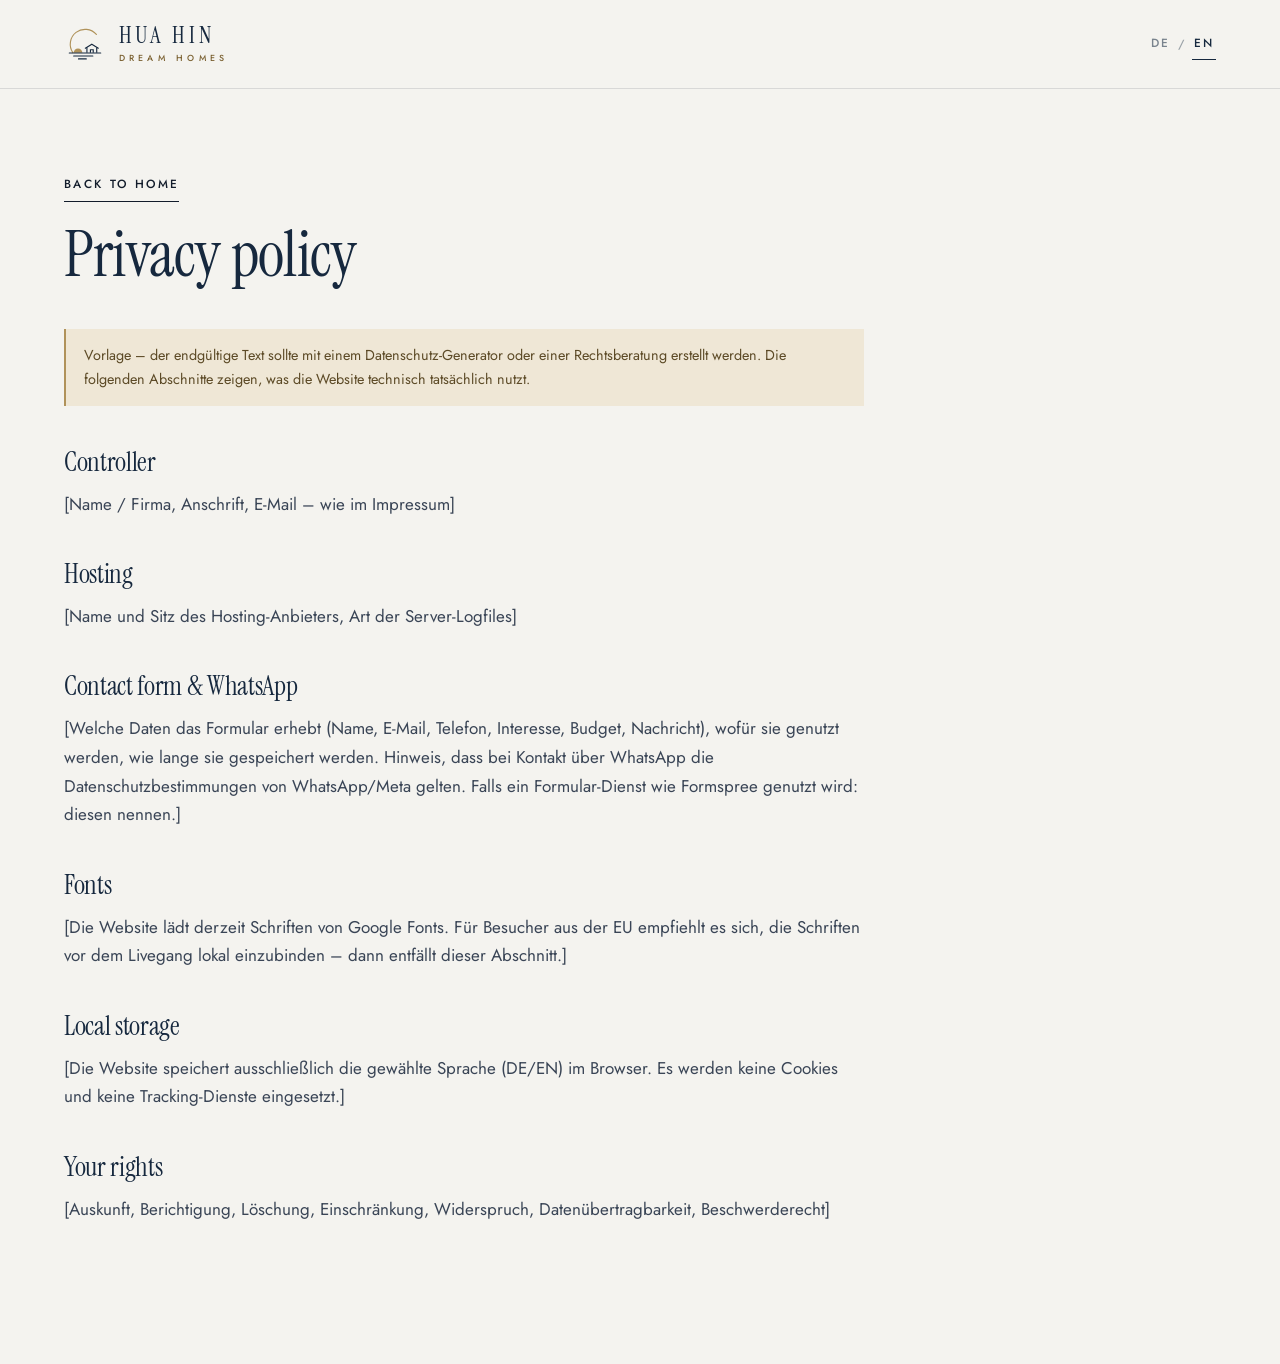
<file: datenschutz.html>
<!DOCTYPE html>
<html lang="de" class="no-js">
<head>
  <meta charset="utf-8">
  <meta name="viewport" content="width=device-width, initial-scale=1">
  <title data-en="Privacy policy – Hua Hin Dream Homes">Datenschutz – Hua Hin Dream Homes</title>
  <meta name="robots" content="noindex">
  <link rel="icon" href="assets/img/favicon.svg" type="image/svg+xml">
  <link rel="preconnect" href="https://fonts.googleapis.com">
  <link rel="preconnect" href="https://fonts.gstatic.com" crossorigin>
  <link href="https://fonts.googleapis.com/css2?family=Instrument+Serif:ital@0;1&family=Jost:wght@300;400;500&display=swap" rel="stylesheet">
  <link rel="stylesheet" href="assets/css/styles.css">
  <script>document.documentElement.classList.replace('no-js', 'js');</script>
</head>
<body class="legal-page">

<svg width="0" height="0" style="position:absolute" aria-hidden="true" focusable="false">
  <defs>
    <symbol id="logo-mark" viewBox="0 0 48 48">
      <path d="M10.1 33.8A17 17 0 0 1 37 13.1" fill="none" style="stroke: var(--mark-accent, #b0925a)" stroke-width="1.3" stroke-linecap="round"/>
      <path d="M11 34a5 5 0 0 1 10 0z" style="fill: var(--mark-accent, #b0925a)"/>
      <path d="M24.4 28.8 31.8 24.2l7.4 4.6" fill="none" stroke="currentColor" stroke-width="1.3" stroke-linejoin="round" stroke-linecap="round"/>
      <path d="M26.2 28v6M37.4 28v6M30.2 34v-3.4h3.2V34" fill="none" stroke="currentColor" stroke-width="1.3"/>
      <path d="M6 34.2h36M11 37.6h22M16.5 41h9" fill="none" stroke="currentColor" stroke-width="1.2" stroke-linecap="round"/>
    </symbol>
    <symbol id="i-arrow" viewBox="0 0 24 24"><path d="M4.5 12h15M13.5 6l6 6-6 6"/></symbol>
  </defs>
</svg>

<header class="site-header" data-header>
  <div class="container header__inner">
    <a class="brand" href="index.html" aria-label="Hua Hin Dream Homes">
      <svg class="brand__mark" aria-hidden="true"><use href="#logo-mark"/></svg>
      <span class="brand__text"><span class="brand__name">Hua Hin</span><span class="brand__sub">Dream Homes</span></span>
    </a>
    <div class="header__actions">
      <div class="lang-switch" role="group" aria-label="Sprache wählen" data-en-aria-label="Choose language">
        <button type="button" data-set-lang="de" aria-pressed="true">DE</button>
        <span aria-hidden="true">/</span>
        <button type="button" data-set-lang="en" aria-pressed="false">EN</button>
      </div>
    </div>
  </div>
</header>

<main class="legal">
  <div class="container">
    <div class="legal__inner">
      <a class="link-arrow" href="index.html"><span lang="de">Zur Startseite</span><span lang="en">Back to home</span></a>
      <h1><span lang="de">Datenschutz&shy;erklärung</span><span lang="en">Privacy policy</span></h1>

      <span class="todo">Vorlage&nbsp;– der endgültige Text sollte mit einem Datenschutz-Generator oder einer Rechtsberatung erstellt werden. Die folgenden Abschnitte zeigen, was die Website technisch tatsächlich nutzt.</span>

      <h2><span lang="de">Verantwortlicher</span><span lang="en">Controller</span></h2>
      <p>[Name / Firma, Anschrift, E-Mail&nbsp;– wie im Impressum]</p>

      <h2>Hosting</h2>
      <p>[Name und Sitz des Hosting-Anbieters, Art der Server-Logfiles]</p>

      <h2><span lang="de">Kontaktformular &amp; WhatsApp</span><span lang="en">Contact form &amp; WhatsApp</span></h2>
      <p>[Welche Daten das Formular erhebt (Name, E-Mail, Telefon, Interesse, Budget, Nachricht), wofür sie genutzt werden, wie lange sie gespeichert werden. Hinweis, dass bei Kontakt über WhatsApp die Datenschutzbestimmungen von WhatsApp/Meta gelten. Falls ein Formular-Dienst wie Formspree genutzt wird: diesen nennen.]</p>

      <h2><span lang="de">Schriftarten</span><span lang="en">Fonts</span></h2>
      <p>[Die Website lädt derzeit Schriften von Google Fonts. Für Besucher aus der EU empfiehlt es sich, die Schriften vor dem Livegang lokal einzubinden&nbsp;– dann entfällt dieser Abschnitt.]</p>

      <h2><span lang="de">Lokale Speicherung</span><span lang="en">Local storage</span></h2>
      <p>[Die Website speichert ausschließlich die gewählte Sprache (DE/EN) im Browser. Es werden keine Cookies und keine Tracking-Dienste eingesetzt.]</p>

      <h2><span lang="de">Ihre Rechte</span><span lang="en">Your rights</span></h2>
      <p>[Auskunft, Berichtigung, Löschung, Einschränkung, Widerspruch, Datenübertragbarkeit, Beschwerderecht]</p>
    </div>
  </div>
</main>

<script src="assets/js/main.js" defer></script>
</body>
</html>
</file>
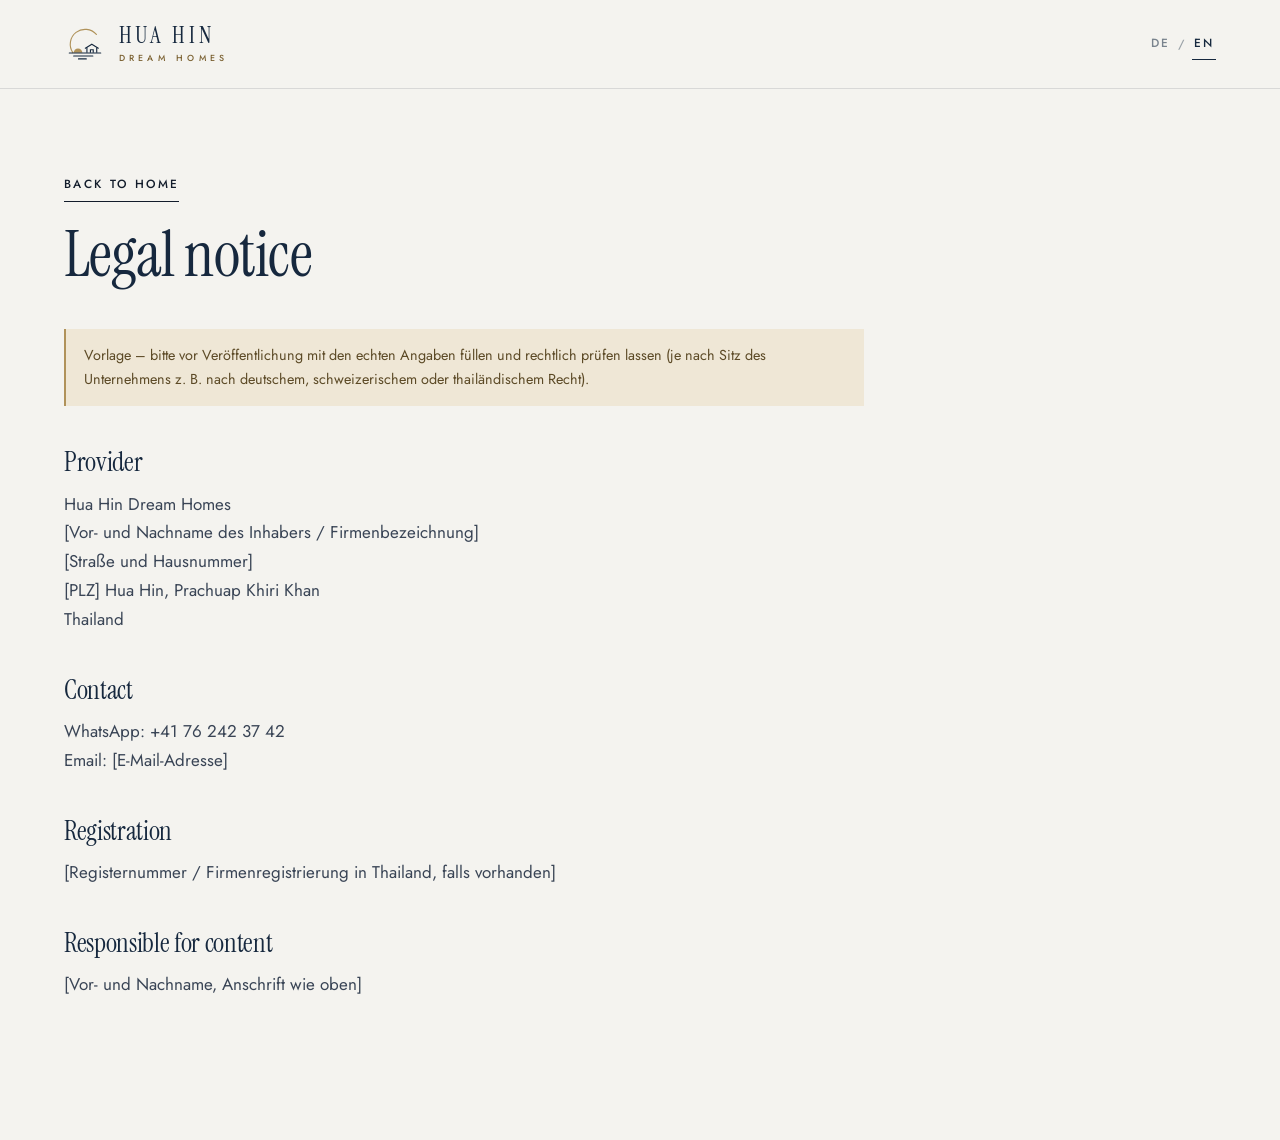
<file: impressum.html>
<!DOCTYPE html>
<html lang="de" class="no-js">
<head>
  <meta charset="utf-8">
  <meta name="viewport" content="width=device-width, initial-scale=1">
  <title data-en="Legal notice – Hua Hin Dream Homes">Impressum – Hua Hin Dream Homes</title>
  <meta name="robots" content="noindex">
  <link rel="icon" href="assets/img/favicon.svg" type="image/svg+xml">
  <link rel="preconnect" href="https://fonts.googleapis.com">
  <link rel="preconnect" href="https://fonts.gstatic.com" crossorigin>
  <link href="https://fonts.googleapis.com/css2?family=Instrument+Serif:ital@0;1&family=Jost:wght@300;400;500&display=swap" rel="stylesheet">
  <link rel="stylesheet" href="assets/css/styles.css">
  <script>document.documentElement.classList.replace('no-js', 'js');</script>
</head>
<body class="legal-page">

<svg width="0" height="0" style="position:absolute" aria-hidden="true" focusable="false">
  <defs>
    <symbol id="logo-mark" viewBox="0 0 48 48">
      <path d="M10.1 33.8A17 17 0 0 1 37 13.1" fill="none" style="stroke: var(--mark-accent, #b0925a)" stroke-width="1.3" stroke-linecap="round"/>
      <path d="M11 34a5 5 0 0 1 10 0z" style="fill: var(--mark-accent, #b0925a)"/>
      <path d="M24.4 28.8 31.8 24.2l7.4 4.6" fill="none" stroke="currentColor" stroke-width="1.3" stroke-linejoin="round" stroke-linecap="round"/>
      <path d="M26.2 28v6M37.4 28v6M30.2 34v-3.4h3.2V34" fill="none" stroke="currentColor" stroke-width="1.3"/>
      <path d="M6 34.2h36M11 37.6h22M16.5 41h9" fill="none" stroke="currentColor" stroke-width="1.2" stroke-linecap="round"/>
    </symbol>
    <symbol id="i-arrow" viewBox="0 0 24 24"><path d="M4.5 12h15M13.5 6l6 6-6 6"/></symbol>
  </defs>
</svg>

<header class="site-header" data-header>
  <div class="container header__inner">
    <a class="brand" href="index.html" aria-label="Hua Hin Dream Homes">
      <svg class="brand__mark" aria-hidden="true"><use href="#logo-mark"/></svg>
      <span class="brand__text"><span class="brand__name">Hua Hin</span><span class="brand__sub">Dream Homes</span></span>
    </a>
    <div class="header__actions">
      <div class="lang-switch" role="group" aria-label="Sprache wählen" data-en-aria-label="Choose language">
        <button type="button" data-set-lang="de" aria-pressed="true">DE</button>
        <span aria-hidden="true">/</span>
        <button type="button" data-set-lang="en" aria-pressed="false">EN</button>
      </div>
    </div>
  </div>
</header>

<main class="legal">
  <div class="container">
    <div class="legal__inner">
      <a class="link-arrow" href="index.html"><span lang="de">Zur Startseite</span><span lang="en">Back to home</span></a>
      <h1><span lang="de">Impressum</span><span lang="en">Legal notice</span></h1>

      <span class="todo">Vorlage&nbsp;– bitte vor Veröffentlichung mit den echten Angaben füllen und rechtlich prüfen lassen (je nach Sitz des Unternehmens z. B. nach deutschem, schweizerischem oder thailändischem Recht).</span>

      <h2><span lang="de">Angaben zum Anbieter</span><span lang="en">Provider</span></h2>
      <p>Hua Hin Dream Homes<br>
        [Vor- und Nachname des Inhabers / Firmenbezeichnung]<br>
        [Straße und Hausnummer]<br>
        [PLZ] Hua Hin, Prachuap Khiri Khan<br>
        Thailand</p>

      <h2><span lang="de">Kontakt</span><span lang="en">Contact</span></h2>
      <p>WhatsApp: +41 76 242 37 42<br>
        <span lang="de">E-Mail</span><span lang="en">Email</span>: [E-Mail-Adresse]</p>

      <h2><span lang="de">Registereintrag</span><span lang="en">Registration</span></h2>
      <p>[Registernummer / Firmenregistrierung in Thailand, falls vorhanden]</p>

      <h2><span lang="de">Verantwortlich für den Inhalt</span><span lang="en">Responsible for content</span></h2>
      <p>[Vor- und Nachname, Anschrift wie oben]</p>
    </div>
  </div>
</main>

<script src="assets/js/main.js" defer></script>
</body>
</html>
</file>
<file: assets/css/styles.css>
/* ==========================================================================
   Hua Hin Dream Homes — Stylesheet
   Farbwelt abgeleitet aus dem Logo: Navy · Gold · Elfenbein
   ========================================================================== */

:root {
  /* Navy */
  --navy-950: #0b1626;
  --navy-900: #0f1d30;
  --navy-800: #16283e;   /* Logo-Navy */
  --navy-700: #21385a;
  --navy-600: #2f4a70;

  /* Gold */
  --gold-600: #9c824c;
  --gold-500: #b0925a;   /* Logo-Gold */
  --gold-400: #c6aa74;
  --gold-300: #dcc69c;
  --gold-ink: #7d6334;   /* Gold für kleine Schrift auf hellem Grund (AA) */

  /* Papier & Neutrale */
  --paper: #eaebe6;      /* Logo-Hintergrund */
  --linen: #f4f3ef;
  --white: #fbfbf9;
  --sand: #ddd7ca;
  --ink: #121c2b;
  --ink-soft: #3a4556;
  --muted: #646d7a;
  --line: rgba(18, 28, 43, .12);
  --line-strong: rgba(18, 28, 43, .22);
  --line-light: rgba(255, 255, 255, .14);

  /* Typografie */
  --ff-display: "Instrument Serif", "Iowan Old Style", "Times New Roman", serif;
  --ff-sans: "Jost", "Avenir Next", "Helvetica Neue", Arial, sans-serif;
  --ff-thai: "Noto Serif Thai", "Thonburi", serif;

  /* Layout */
  --maxw: 1320px;
  --gutter: clamp(20px, 5vw, 64px);
  --section: clamp(5.5rem, 11vw, 9.5rem);
  --header-h: 88px;

  /* Bewegung */
  --ease: cubic-bezier(.22, .61, .36, 1);
  --ease-out: cubic-bezier(.16, 1, .3, 1);
}

/* --------------------------------------------------------------------------
   Basis
   -------------------------------------------------------------------------- */

*, *::before, *::after { box-sizing: border-box; }

html {
  -webkit-text-size-adjust: 100%;
  scroll-behavior: smooth;
  scroll-padding-top: 80px;
  interpolate-size: allow-keywords;
}

body {
  margin: 0;
  font-family: var(--ff-sans);
  font-size: 17px;
  font-weight: 400;
  line-height: 1.7;
  color: var(--ink);
  background: var(--paper);
  -webkit-font-smoothing: antialiased;
  -moz-osx-font-smoothing: grayscale;
  text-rendering: optimizeLegibility;
  overflow-x: hidden;
}

img, svg { display: block; max-width: 100%; }
img { height: auto; }
a { color: inherit; text-decoration: none; }
button { font: inherit; color: inherit; background: none; border: 0; padding: 0; cursor: pointer; }
h1, h2, h3, h4 {
  margin: 0;
  font-family: var(--ff-display);
  font-weight: 400;
  line-height: 1.06;
  letter-spacing: -.012em;
  text-wrap: balance;
}
p { margin: 0; text-wrap: pretty; }
ul, ol { margin: 0; padding: 0; list-style: none; }
figure { margin: 0; }
em { font-style: italic; }

::selection { background: var(--gold-300); color: var(--navy-900); }

:focus-visible {
  outline: 2px solid var(--gold-500);
  outline-offset: 3px;
}

.menu-open { overflow: hidden; }

/* Sprachumschaltung: Inhalte liegen paarweise mit lang="de" / lang="en" vor */
html[lang="de"] [lang="en"],
html[lang="en"] [lang="de"] { display: none !important; }

.nowrap { white-space: nowrap; }

.sr-only {
  position: absolute; width: 1px; height: 1px; padding: 0; margin: -1px;
  overflow: hidden; clip: rect(0, 0, 0, 0); white-space: nowrap; border: 0;
}

.skip-link {
  position: fixed; top: 12px; left: 12px; z-index: 100;
  padding: .75rem 1rem; background: var(--navy-800); color: #fff;
  font-size: .85rem; transform: translateY(-160%); transition: transform .3s var(--ease);
}
.skip-link:focus { transform: none; }

.container {
  width: 100%;
  max-width: var(--maxw);
  margin-inline: auto;
  padding-inline: var(--gutter);
}

.section { padding-block: var(--section); position: relative; }

.icon {
  width: 1.25rem; height: 1.25rem; flex: none;
  fill: none; stroke: currentColor; stroke-width: 1.4;
  stroke-linecap: round; stroke-linejoin: round;
}
.icon--fill { fill: currentColor; stroke: none; }

/* --------------------------------------------------------------------------
   Typografische Bausteine
   -------------------------------------------------------------------------- */

.eyebrow {
  display: inline-flex; align-items: center; gap: .9rem;
  font-family: var(--ff-sans);
  font-size: .74rem; font-weight: 500;
  letter-spacing: .24em; text-transform: uppercase;
  color: var(--gold-ink);
}
.eyebrow::before {
  content: ""; width: 2.25rem; height: 1px; background: currentColor; opacity: .7;
}
.eyebrow--plain::before { display: none; }
.eyebrow--light { color: var(--gold-300); }

.h-section {
  font-size: clamp(2.5rem, 4.8vw, 4.4rem);
  line-height: 1.02;
  color: var(--navy-800);
  margin-top: 1.4rem;
}
.h-section em { color: var(--gold-600); }
.on-dark .h-section { color: #fff; }
.on-dark .h-section em { color: var(--gold-300); }

.lead {
  font-size: clamp(1.05rem, 1.25vw, 1.2rem);
  font-weight: 300;
  line-height: 1.7;
  color: var(--ink-soft);
}
.on-dark .lead { color: rgba(255, 255, 255, .74); }

/* --------------------------------------------------------------------------
   Buttons & Links
   -------------------------------------------------------------------------- */

.btn {
  --bg: transparent; --fg: currentColor; --bd: currentColor;
  display: inline-flex; align-items: center; justify-content: center; gap: .85rem;
  padding: 1.05rem 1.65rem;
  font-family: var(--ff-sans);
  font-size: .76rem; font-weight: 500;
  letter-spacing: .2em; text-transform: uppercase;
  line-height: 1;
  color: var(--fg); background: var(--bg);
  border: 1px solid var(--bd);
  border-radius: 1px;
  white-space: nowrap;
  transition: background-color .35s var(--ease), color .35s var(--ease), border-color .35s var(--ease);
}
.btn .icon { width: 1.05rem; height: 1.05rem; transition: transform .45s var(--ease-out); }
.btn:hover .icon { transform: translateX(4px); }
.btn:disabled { opacity: .6; cursor: progress; }

.btn--gold { --bg: var(--gold-500); --fg: var(--navy-950); --bd: var(--gold-500); }
.btn--gold:hover { --bg: var(--gold-400); --bd: var(--gold-400); }
.btn--navy { --bg: var(--navy-800); --fg: #fff; --bd: var(--navy-800); }
.btn--navy:hover { --bg: var(--navy-700); --bd: var(--navy-700); }
.btn--ghost { --fg: var(--navy-800); --bd: var(--line-strong); }
.btn--ghost:hover { --bg: var(--navy-800); --fg: #fff; --bd: var(--navy-800); }
.btn--ghost-light { --fg: #fff; --bd: rgba(255, 255, 255, .42); }
.btn--ghost-light:hover { --bg: #fff; --fg: var(--navy-900); --bd: #fff; }
.btn--sm { padding: .85rem 1.15rem; font-size: .7rem; }
.btn--block { width: 100%; }

.link-arrow {
  display: inline-flex; align-items: center; gap: .65rem;
  font-size: .74rem; font-weight: 500; letter-spacing: .2em; text-transform: uppercase;
  padding-bottom: .4rem;
  border-bottom: 1px solid currentColor;
  transition: color .3s var(--ease), gap .4s var(--ease-out);
}
.link-arrow .icon { width: 1rem; height: 1rem; }
.link-arrow:hover { gap: 1rem; }

/* --------------------------------------------------------------------------
   Header
   -------------------------------------------------------------------------- */

.site-header {
  position: fixed; inset: 0 0 auto; z-index: 60;
  color: #fff;
  transition: background-color .45s var(--ease), color .45s var(--ease),
              box-shadow .45s var(--ease), transform .55s var(--ease-out);
}
.site-header::before {
  content: ""; position: absolute; inset: 0 0 -40px;
  background: linear-gradient(180deg, rgba(8, 16, 28, .5), rgba(8, 16, 28, 0));
  pointer-events: none; transition: opacity .45s var(--ease);
}
.header__inner {
  position: relative;
  display: flex; align-items: center; justify-content: space-between; gap: 2rem;
  height: var(--header-h);
  transition: height .45s var(--ease);
}

.site-header.is-scrolled {
  background: rgba(244, 243, 239, .9);
  -webkit-backdrop-filter: saturate(1.4) blur(16px);
  backdrop-filter: saturate(1.4) blur(16px);
  color: var(--navy-800);
  box-shadow: 0 1px 0 var(--line);
}
.site-header.is-scrolled::before { opacity: 0; }
.site-header.is-scrolled .header__inner { height: 72px; }
.site-header.is-hidden { transform: translateY(-100%); }

.menu-open .site-header {
  background: transparent; color: #fff; box-shadow: none; transform: none;
  -webkit-backdrop-filter: none; backdrop-filter: none;
}
.menu-open .site-header::before { opacity: 0; }
.menu-open .header__actions .lang-switch { visibility: hidden; }

/* Wortmarke */
.brand { display: inline-flex; align-items: center; gap: .8rem; flex: none; }
.brand__mark { width: 42px; height: 42px; --mark-accent: var(--gold-400); }
.site-header.is-scrolled .brand__mark { --mark-accent: var(--gold-500); }
.menu-open .site-header .brand__mark { --mark-accent: var(--gold-400); }
.brand__text { display: grid; line-height: 1; }
.brand__name {
  font-family: var(--ff-display);
  font-size: 1.42rem; letter-spacing: .16em; text-transform: uppercase;
}
.brand__sub {
  margin-top: .38rem;
  font-size: .55rem; font-weight: 500; letter-spacing: .48em; text-transform: uppercase;
  color: var(--gold-400);
}
.site-header.is-scrolled .brand__sub { color: var(--gold-ink); }
.menu-open .site-header .brand__sub { color: var(--gold-400); }

/* Navigation */
.nav ul { display: flex; gap: clamp(1.25rem, 2.2vw, 2.25rem); }
.nav a {
  position: relative; display: block; padding: .5rem 0;
  font-size: .74rem; font-weight: 500; letter-spacing: .18em; text-transform: uppercase;
  opacity: .88; transition: opacity .3s var(--ease);
}
.nav a::after {
  content: ""; position: absolute; left: 0; right: 0; bottom: .15rem; height: 1px;
  background: currentColor; transform: scaleX(0); transform-origin: right;
  transition: transform .5s var(--ease-out);
}
.nav a:hover, .nav a.is-active { opacity: 1; }
.nav a:hover::after, .nav a.is-active::after { transform: scaleX(1); transform-origin: left; }

.header__actions { display: flex; align-items: center; gap: 1.4rem; }

.lang-switch { display: inline-flex; align-items: center; gap: .35rem; font-size: .74rem; font-weight: 500; letter-spacing: .14em; }
.lang-switch span { opacity: .4; }
.lang-switch button {
  padding: .35rem .15rem; opacity: .55; letter-spacing: .14em;
  border-bottom: 1px solid transparent; transition: opacity .3s, border-color .3s;
}
.lang-switch button[aria-pressed="true"] { opacity: 1; border-bottom-color: currentColor; }
.lang-switch button:hover { opacity: 1; }

.site-header .btn--header { --bg: transparent; --fg: #fff; --bd: rgba(255, 255, 255, .45); }
.site-header .btn--header:hover { --bg: #fff; --fg: var(--navy-900); --bd: #fff; }
.site-header.is-scrolled .btn--header { --bg: var(--navy-800); --fg: #fff; --bd: var(--navy-800); }
.site-header.is-scrolled .btn--header:hover { --bg: var(--navy-700); --bd: var(--navy-700); }

.burger {
  display: none; position: relative; width: 44px; height: 44px; margin-right: -10px;
}
.burger span {
  position: absolute; left: 10px; right: 10px; height: 1.5px; background: currentColor;
  transition: transform .45s var(--ease-out), top .45s var(--ease-out);
}
.burger span:nth-child(1) { top: 17px; }
.burger span:nth-child(2) { top: 26px; }
.burger[aria-expanded="true"] span:nth-child(1) { top: 21.5px; transform: rotate(45deg); }
.burger[aria-expanded="true"] span:nth-child(2) { top: 21.5px; transform: rotate(-45deg); }

/* Mobiles Menü */
.mobile-menu {
  position: fixed; inset: 0; z-index: 55;
  display: flex; flex-direction: column; justify-content: space-between;
  padding: calc(var(--header-h) + 2rem) var(--gutter) 2.5rem;
  background: var(--navy-950); color: #fff;
  opacity: 0; visibility: hidden;
  transition: opacity .5s var(--ease), visibility 0s linear .5s;
}
.mobile-menu.is-open { opacity: 1; visibility: visible; transition: opacity .5s var(--ease); }
.mobile-menu__links li { overflow: hidden; }
.mobile-menu__links a {
  display: flex; align-items: baseline; gap: 1rem;
  padding: .35rem 0;
  font-family: var(--ff-display); font-size: clamp(2.2rem, 9vw, 3.4rem); line-height: 1.12;
  transform: translateY(105%); transition: transform .8s var(--ease-out);
}
.mobile-menu__links a small {
  font-family: var(--ff-sans); font-size: .7rem; letter-spacing: .2em; color: var(--gold-400);
}
.mobile-menu.is-open .mobile-menu__links a { transform: none; }
.mobile-menu.is-open .mobile-menu__links li:nth-child(2) a { transition-delay: .05s; }
.mobile-menu.is-open .mobile-menu__links li:nth-child(3) a { transition-delay: .1s; }
.mobile-menu.is-open .mobile-menu__links li:nth-child(4) a { transition-delay: .15s; }
.mobile-menu.is-open .mobile-menu__links li:nth-child(5) a { transition-delay: .2s; }
.mobile-menu.is-open .mobile-menu__links li:nth-child(6) a { transition-delay: .25s; }
.mobile-menu.is-open .mobile-menu__links li:nth-child(7) a { transition-delay: .3s; }
.mobile-menu__foot {
  display: flex; flex-wrap: wrap; gap: 1.25rem 2rem; align-items: center; justify-content: space-between;
  padding-top: 2rem; border-top: 1px solid var(--line-light);
}

/* --------------------------------------------------------------------------
   Hero
   -------------------------------------------------------------------------- */

.hero {
  position: relative; isolation: isolate;
  min-height: 100vh; min-height: 100svh;
  display: flex; flex-direction: column; justify-content: flex-end;
  color: #fff; background: var(--navy-950); overflow: hidden;
}
.hero__media { position: absolute; inset: 0; z-index: -2; }
.hero__media img {
  width: 100%; height: 100%; object-fit: cover; object-position: 50% 45%;
  transform: scale(1.1);
  animation: heroZoom 20s var(--ease-out) forwards;
}
@keyframes heroZoom { to { transform: scale(1.01); } }
.hero__veil {
  position: absolute; inset: 0; z-index: -1;
  background:
    linear-gradient(180deg, rgba(11, 22, 38, .5) 0%, rgba(11, 22, 38, .08) 26%, rgba(11, 22, 38, .3) 58%, rgba(11, 22, 38, .92) 100%),
    linear-gradient(90deg, rgba(11, 22, 38, .62) 0%, rgba(11, 22, 38, .18) 55%, rgba(11, 22, 38, 0) 80%);
}
.hero__inner { padding-top: calc(var(--header-h) + 4rem); padding-bottom: clamp(2.25rem, 5vh, 4rem); }
.hero__title {
  max-width: 12.5em;
  margin: 1.5rem 0 1.7rem;
  font-size: clamp(2.9rem, 5.5vw, 5.6rem);
  line-height: .98;
  letter-spacing: -.018em;
}
.hero__title em { color: var(--gold-300); }
.hero__lead {
  max-width: 35rem;
  font-size: clamp(1.05rem, 1.3vw, 1.2rem); font-weight: 300; line-height: 1.65;
  color: rgba(255, 255, 255, .86);
}
.hero__cta { display: flex; flex-wrap: wrap; gap: 1rem; margin-top: 2.5rem; }

.hero__rail {
  display: grid; grid-template-columns: repeat(4, 1fr);
  border-top: 1px solid rgba(255, 255, 255, .2);
}
.hero__rail li {
  display: flex; gap: .9rem; align-items: flex-start;
  padding: 1.5rem 1.5rem 1.8rem 0;
  font-size: .86rem; line-height: 1.45; color: rgba(255, 255, 255, .72);
}
.hero__rail li + li { padding-left: 1.5rem; border-left: 1px solid rgba(255, 255, 255, .12); }
.hero__rail strong { display: block; margin-bottom: .2rem; font-weight: 500; color: #fff; letter-spacing: .02em; }
.hero__rail .icon { width: 1.35rem; height: 1.35rem; margin-top: .1rem; color: var(--gold-300); stroke-width: 1.3; }

.hero__coords {
  position: absolute; right: calc(var(--gutter) * .5); top: 50%;
  writing-mode: vertical-rl; transform: translateY(-50%) rotate(180deg);
  font-size: .66rem; letter-spacing: .38em; text-transform: uppercase;
  color: rgba(255, 255, 255, .55);
}

/* Lade-Animation */
.js .hero [data-rise] {
  opacity: 0; transform: translateY(26px);
  animation: rise 1.2s var(--ease-out) forwards;
  animation-delay: var(--d, 0s);
}
@keyframes rise { to { opacity: 1; transform: none; } }

/* --------------------------------------------------------------------------
   Scroll-Reveal
   -------------------------------------------------------------------------- */

.js .reveal {
  opacity: 0; transform: translateY(30px);
  transition: opacity 1.1s var(--ease-out), transform 1.1s var(--ease-out);
  transition-delay: var(--d, 0s);
}
.js .reveal.is-in { opacity: 1; transform: none; }

/* --------------------------------------------------------------------------
   Bildplatzhalter
   -------------------------------------------------------------------------- */

.ph {
  position: relative; overflow: hidden;
  display: grid; place-items: center;
  aspect-ratio: var(--ar, 4 / 3);
  color: var(--navy-700);
  background:
    repeating-linear-gradient(135deg, rgba(22, 40, 62, .05) 0 1px, transparent 1px 14px),
    linear-gradient(155deg, #e6e1d6 0%, #d5cdbd 100%);
}
.ph::before, .ph::after {
  content: ""; position: absolute; width: 22px; height: 22px;
  border: 1px solid var(--gold-600); opacity: .75;
}
.ph::before { top: 14px; right: 14px; border-left: 0; border-bottom: 0; }
.ph::after { left: 14px; bottom: 14px; border-right: 0; border-top: 0; }
.ph__inner { display: grid; justify-items: center; gap: .5rem; max-width: 84%; padding: 1.5rem; text-align: center; }
.ph__icon { width: 30px; height: 30px; opacity: .55; }
.ph__label { font-size: .64rem; font-weight: 500; letter-spacing: .26em; text-transform: uppercase; color: var(--gold-ink); }
.ph__desc { font-family: var(--ff-display); font-size: 1.3rem; line-height: 1.2; color: var(--navy-800); }
.ph__size { font-size: .72rem; letter-spacing: .06em; color: var(--muted); }

.ph--dark {
  color: #fff;
  background:
    repeating-linear-gradient(135deg, rgba(255, 255, 255, .035) 0 1px, transparent 1px 14px),
    linear-gradient(155deg, #1d3150 0%, #13233b 100%);
}
.ph--dark::before, .ph--dark::after { border-color: var(--gold-400); opacity: .6; }
.ph--dark .ph__label { color: var(--gold-300); }
.ph--dark .ph__desc { color: #fff; }
.ph--dark .ph__size { color: rgba(255, 255, 255, .55); }

/* --------------------------------------------------------------------------
   Intro / Haltung
   -------------------------------------------------------------------------- */

.intro { background: var(--paper); overflow: hidden; }
.grid-12 { display: grid; grid-template-columns: repeat(12, minmax(0, 1fr)); column-gap: clamp(1rem, 2.4vw, 2rem); }

.intro__label { grid-column: 1 / 4; padding-top: .9rem; }
.intro__statement {
  grid-column: 4 / 13;
  font-family: var(--ff-display);
  font-size: clamp(1.95rem, 3.5vw, 3.25rem);
  line-height: 1.16; letter-spacing: -.01em;
  color: var(--navy-800);
}
.intro__statement em { color: var(--gold-600); }
.intro__body {
  grid-column: 4 / 9; margin-top: clamp(2.5rem, 4vw, 3.5rem);
  display: grid; gap: 1.2rem; color: var(--ink-soft);
}
.intro__team { grid-column: 10 / 13; margin-top: clamp(2.5rem, 4vw, 3.5rem); align-self: end; }
.faces { display: flex; margin-bottom: 1.2rem; }
.faces img {
  width: 76px; aspect-ratio: 4 / 5; object-fit: cover; object-position: center 18%;
  border: 3px solid var(--paper); background: var(--sand);
}
.faces img + img { margin-left: -14px; }
.intro__team p { font-size: .92rem; color: var(--muted); margin-bottom: 1.1rem; }
.intro__team .link-arrow { color: var(--navy-800); }

.pillars {
  grid-column: 1 / 13;
  display: grid; grid-template-columns: repeat(4, 1fr);
  margin-top: clamp(4.5rem, 8vw, 7rem);
  border-top: 1px solid var(--line-strong);
}
.pillar { padding: 2.2rem 2rem 0 0; }
.pillar + .pillar { padding-left: 2rem; border-left: 1px solid var(--line); }
.pillar__num { font-family: var(--ff-display); font-style: italic; font-size: 1.15rem; color: var(--gold-600); }
.pillar h3 { margin: 1rem 0 .7rem; font-size: 1.75rem; color: var(--navy-800); }
.pillar p { font-size: .95rem; color: var(--muted); }

.watermark {
  position: absolute; right: -3vw; bottom: -8.5vw; z-index: 0;
  font-family: var(--ff-thai); font-size: clamp(9rem, 24vw, 22rem); line-height: 1;
  color: var(--navy-800); opacity: .035;
  pointer-events: none; user-select: none;
}
.intro .container { position: relative; z-index: 1; }

/* --------------------------------------------------------------------------
   Leistungen
   -------------------------------------------------------------------------- */

.services { background: var(--linen); }
.services__head { grid-column: 1 / 6; align-self: start; position: sticky; top: 120px; }
.services__head .lead { margin-top: 1.6rem; max-width: 30rem; }
.services__head .btn { margin-top: 2.4rem; }

.services__list { grid-column: 7 / 13; }
.svc {
  display: grid; grid-template-columns: 4rem 1fr; gap: 1.5rem;
  padding: 2.5rem 0;
  border-top: 1px solid var(--line-strong);
}
.svc:last-child { border-bottom: 1px solid var(--line-strong); }
.svc__num { font-family: var(--ff-display); font-style: italic; font-size: 1.6rem; line-height: 1; color: var(--gold-600); padding-top: .35rem; }
.svc h3 { font-size: clamp(1.7rem, 2.3vw, 2.2rem); color: var(--navy-800); margin-bottom: .8rem; }
.svc p { color: var(--ink-soft); }
.svc__tags { display: flex; flex-wrap: wrap; gap: .5rem; margin-top: 1.2rem; }
.tag {
  padding: .45rem .75rem;
  font-size: .68rem; font-weight: 500; letter-spacing: .16em; text-transform: uppercase;
  color: var(--ink-soft); border: 1px solid var(--line-strong);
}

/* Ankommen-Feature */
.arrival {
  position: relative; overflow: hidden;
  display: grid; grid-template-columns: 5fr 7fr;
  margin-top: clamp(4.5rem, 8vw, 7rem);
  background: var(--navy-900); color: #fff;
}
.arrival::after {
  content: ""; position: absolute; width: 560px; height: 560px; left: -260px; bottom: -330px;
  border: 1px solid rgba(198, 170, 116, .28); border-radius: 50%; pointer-events: none;
}
.arrival__intro { position: relative; z-index: 1; padding: clamp(2.5rem, 5vw, 4.25rem); }
.arrival__intro h3 { margin: 1.3rem 0 1.2rem; font-size: clamp(2rem, 3.2vw, 2.9rem); line-height: 1.05; }
.arrival__intro h3 em { color: var(--gold-300); }
.arrival__intro p { color: rgba(255, 255, 255, .72); }
.arrival__items { display: grid; grid-template-columns: 1fr 1fr; border-left: 1px solid var(--line-light); }
.arrival__item { padding: clamp(1.75rem, 3vw, 2.5rem); border-bottom: 1px solid var(--line-light); }
.arrival__item:nth-child(odd) { border-right: 1px solid var(--line-light); }
.arrival__item:nth-last-child(-n+2) { border-bottom: 0; }
.arrival__item .icon { width: 30px; height: 30px; color: var(--gold-400); stroke-width: 1.2; }
.arrival__item h4 { margin: 1.3rem 0 .5rem; font-size: 1.5rem; }
.arrival__item p { font-size: .92rem; color: rgba(255, 255, 255, .66); }

/* --------------------------------------------------------------------------
   Ablauf
   -------------------------------------------------------------------------- */

.process { background: var(--navy-950); color: #fff; overflow: hidden; }
.process__head { align-items: end; }
.process__head > div { grid-column: 1 / 8; }
.process__head .lead { grid-column: 9 / 13; }

.steps {
  position: relative;
  display: grid; grid-template-columns: repeat(5, 1fr); gap: 0 clamp(1rem, 2vw, 2rem);
  margin-top: clamp(4rem, 7vw, 6rem);
}
.steps__line { position: absolute; left: 0; right: 0; top: 0; height: 1px; background: rgba(255, 255, 255, .16); }
.steps__line span {
  display: block; height: 100%; width: 0; background: var(--gold-400);
  transition: width 2.4s var(--ease-out) .2s;
}
.steps.is-in .steps__line span { width: 100%; }
.step { position: relative; padding-top: 2.6rem; }
.step::before {
  content: ""; position: absolute; top: -5px; left: 0;
  width: 11px; height: 11px; border-radius: 50%;
  background: var(--navy-950); border: 1px solid var(--gold-400);
  transition: background-color .6s var(--ease) var(--d, 0s);
}
.steps.is-in .step::before { background: var(--gold-400); }
.step__num { font-family: var(--ff-display); font-size: clamp(3rem, 4.2vw, 4rem); line-height: 1; color: var(--gold-300); }
.step h3 { margin: 1.1rem 0 .7rem; font-size: 1.6rem; }
.step p { font-size: .93rem; color: rgba(255, 255, 255, .66); }

/* --------------------------------------------------------------------------
   Immobilien
   -------------------------------------------------------------------------- */

.listings { background: var(--paper); }
.section-head {
  display: flex; flex-wrap: wrap; align-items: flex-end; justify-content: space-between;
  gap: 2rem 4rem; margin-bottom: clamp(3rem, 5vw, 4.5rem);
}
.section-head__text { max-width: 52rem; }
.section-head__aside { max-width: 26rem; color: var(--ink-soft); }
.section-head__aside p + * { margin-top: 1.3rem; }
.section-head__aside .link-arrow { color: var(--navy-800); }

.cards { display: grid; grid-template-columns: repeat(3, 1fr); gap: clamp(1.25rem, 2.4vw, 2.25rem); }
.card {
  display: flex; flex-direction: column;
  background: var(--white);
  box-shadow: 0 1px 0 var(--line);
  transition: transform .6s var(--ease-out), box-shadow .6s var(--ease-out);
}
.card:hover { transform: translateY(-6px); box-shadow: 0 34px 60px -34px rgba(15, 29, 48, .4); }
.card__media { position: relative; }
.card__badge {
  position: absolute; top: 1rem; left: 1rem; z-index: 2;
  padding: .5rem .75rem;
  font-size: .66rem; font-weight: 500; letter-spacing: .2em; text-transform: uppercase;
  color: var(--navy-800); background: var(--white);
}
.card__body { display: flex; flex-direction: column; flex: 1; padding: 1.8rem 1.8rem 1.6rem; }
.card__loc {
  display: flex; align-items: center; gap: .5rem;
  font-size: .72rem; font-weight: 500; letter-spacing: .18em; text-transform: uppercase; color: var(--gold-ink);
}
.card__loc .icon { width: 1rem; height: 1rem; }
.card h3 { margin: .8rem 0 .85rem; font-size: 1.8rem; line-height: 1.08; color: var(--navy-800); }
.card p { font-size: .95rem; color: var(--ink-soft); }
.specs {
  display: flex; flex-wrap: wrap; gap: .5rem 1.6rem;
  margin-top: 1.5rem; padding-block: 1rem;
  border-block: 1px solid var(--line);
  font-size: .88rem; color: var(--ink-soft);
}
.specs li { display: flex; align-items: center; gap: .55rem; }
.specs .icon { width: 1.15rem; height: 1.15rem; color: var(--gold-600); }
.card__foot { display: flex; flex-wrap: wrap; align-items: flex-end; justify-content: space-between; gap: 1rem; margin-top: auto; padding-top: 1.5rem; }
.card__foot .link-arrow { letter-spacing: .16em; }
.card__body > .specs { margin-bottom: 0; }
.price small {
  display: block; margin-bottom: .2rem;
  font-size: .66rem; font-weight: 500; letter-spacing: .2em; text-transform: uppercase; color: var(--muted);
}
.price strong { font-family: var(--ff-display); font-weight: 400; font-size: 1.7rem; line-height: 1; color: var(--navy-800); white-space: nowrap; }
.card__foot .link-arrow { color: var(--navy-800); flex: none; }

.offmarket {
  position: relative; overflow: hidden;
  display: grid; grid-template-columns: 1.35fr 1fr; gap: 2rem 4rem; align-items: center;
  margin-top: clamp(2rem, 4vw, 3rem);
  padding: clamp(2.25rem, 5vw, 4rem);
  background: var(--navy-800); color: #fff;
}
.offmarket::before, .offmarket::after {
  content: ""; position: absolute; border-radius: 50%; pointer-events: none;
  border: 1px solid rgba(198, 170, 116, .32);
}
.offmarket::before { width: 520px; height: 520px; right: -170px; top: -250px; }
.offmarket::after { width: 340px; height: 340px; right: -80px; top: -160px; border-color: rgba(198, 170, 116, .18); }
.offmarket h3 { margin: 1.2rem 0 1rem; font-size: clamp(2rem, 3.4vw, 3rem); line-height: 1.04; }
.offmarket h3 em { color: var(--gold-300); }
.offmarket p { color: rgba(255, 255, 255, .72); max-width: 34rem; }
.offmarket__cta { position: relative; z-index: 1; display: flex; flex-wrap: wrap; gap: 1rem; justify-content: flex-end; }

/* --------------------------------------------------------------------------
   Team
   -------------------------------------------------------------------------- */

.team { background: var(--linen); }
.team__grid { display: grid; grid-template-columns: repeat(3, 1fr); gap: clamp(1.5rem, 3vw, 3rem); }
.member:nth-child(2) { margin-top: 4.5rem; }
.member:nth-child(3) { margin-top: 2.25rem; }
.member__photo { position: relative; overflow: hidden; aspect-ratio: 4 / 5; background: var(--sand); }
.member__photo img {
  width: 100%; height: 100%; object-fit: cover; object-position: center 18%;
  transition: transform 1.4s var(--ease-out);
}
.member:hover .member__photo img { transform: scale(1.04); }
.member__photo::after {
  content: ""; position: absolute; inset: auto 0 0; height: 34%;
  background: linear-gradient(180deg, rgba(11, 22, 38, 0), rgba(11, 22, 38, .45));
}
.member__idx {
  position: absolute; left: 1.2rem; bottom: 1rem; z-index: 1;
  font-family: var(--ff-display); font-style: italic; font-size: 1.25rem; color: #fff;
}
.member__role { margin-top: 1.7rem; }
.member h3 { margin: .55rem 0 .85rem; font-size: clamp(2.2rem, 3vw, 2.75rem); color: var(--navy-800); }
.member p { font-size: .97rem; color: var(--ink-soft); }
.member__focus {
  display: flex; align-items: center; gap: .65rem;
  margin-top: 1.4rem; padding-top: 1.2rem; border-top: 1px solid var(--line-strong);
  font-size: .82rem; letter-spacing: .02em; color: var(--muted);
}
.member__focus .icon { width: 1.1rem; height: 1.1rem; color: var(--gold-600); }

.languages {
  display: flex; flex-wrap: wrap; align-items: center; justify-content: space-between; gap: 1.5rem 3rem;
  margin-top: clamp(4.5rem, 8vw, 6.5rem); padding-top: 2.5rem;
  border-top: 1px solid var(--line-strong);
}
.languages__list {
  display: flex; flex-wrap: wrap; align-items: baseline; gap: .3rem 1.4rem;
  font-family: var(--ff-display); font-size: clamp(2rem, 4vw, 3.4rem); line-height: 1.1; color: var(--navy-800);
}
.languages__list .th { font-family: var(--ff-thai); font-size: .82em; }
.languages__list .dot { color: var(--gold-500); font-size: .6em; }

/* --------------------------------------------------------------------------
   Region Hua Hin
   -------------------------------------------------------------------------- */

.region { background: var(--navy-900); color: #fff; overflow: hidden; }
.region__text { grid-column: 1 / 6; }
.region__text .lead { margin-top: 1.6rem; }
.reasons { margin-top: 2.6rem; }
.reason {
  display: grid; grid-template-columns: 2.4rem 1fr; gap: 1.1rem;
  padding: 1.5rem 0; border-top: 1px solid var(--line-light);
}
.reason:last-child { border-bottom: 1px solid var(--line-light); }
.reason .icon { width: 1.6rem; height: 1.6rem; color: var(--gold-400); stroke-width: 1.25; margin-top: .2rem; }
.reason h3 { font-size: 1.5rem; margin-bottom: .35rem; }
.reason p { font-size: .93rem; color: rgba(255, 255, 255, .68); }

.region__mosaic {
  grid-column: 7 / 13;
  display: grid; grid-template-columns: 1fr 1fr; grid-template-rows: 1fr 1fr; gap: 1rem;
  min-height: 640px;
}
.region__mosaic .ph { aspect-ratio: auto; }
.region__mosaic .ph:first-child { grid-row: 1 / 3; }

.stats {
  grid-column: 1 / 13;
  display: grid; grid-template-columns: repeat(3, 1fr);
  margin-top: clamp(4rem, 7vw, 6rem);
  border-top: 1px solid var(--line-light);
}
.stat { padding: 2.4rem 2rem 0 0; }
.stat + .stat { padding-left: 2rem; border-left: 1px solid var(--line-light); }
.stat strong {
  display: block;
  font-family: var(--ff-display); font-weight: 400;
  font-size: clamp(2.8rem, 5.2vw, 4.6rem); line-height: 1; color: var(--gold-300);
}
.stat strong em { font-size: .6em; }
.stat span { display: block; margin-top: .8rem; font-size: .88rem; color: rgba(255, 255, 255, .7); }

/* --------------------------------------------------------------------------
   FAQ
   -------------------------------------------------------------------------- */

.faq { background: var(--paper); }
.faq__head { grid-column: 1 / 5; align-self: start; position: sticky; top: 120px; }
.faq__head .lead { margin-top: 1.6rem; }
.faq__head .btn { margin-top: 2.2rem; }
.faq__list { grid-column: 6 / 13; }

.qa { border-top: 1px solid var(--line-strong); }
.qa:last-of-type { border-bottom: 1px solid var(--line-strong); }
.qa summary {
  display: flex; align-items: center; justify-content: space-between; gap: 2rem;
  padding: 1.7rem 0;
  font-family: var(--ff-display); font-size: clamp(1.35rem, 1.9vw, 1.7rem); line-height: 1.25;
  color: var(--navy-800);
  cursor: pointer; list-style: none;
}
.qa summary::-webkit-details-marker { display: none; }
.qa__icon {
  flex: none; display: grid; place-items: center;
  width: 2.6rem; height: 2.6rem; border-radius: 50%;
  border: 1px solid var(--line-strong);
  transition: transform .5s var(--ease-out), background-color .35s, color .35s, border-color .35s;
}
.qa__icon .icon { width: 1rem; height: 1rem; }
.qa summary:hover .qa__icon { border-color: var(--navy-800); }
.qa[open] .qa__icon { transform: rotate(45deg); background: var(--navy-800); border-color: var(--navy-800); color: #fff; }
.qa__a { padding: 0 4.5rem 2rem 0; color: var(--ink-soft); }
.qa__a p + p { margin-top: .8rem; }

.qa::details-content {
  block-size: 0; overflow: hidden;
  transition: block-size .55s var(--ease-out), content-visibility .55s allow-discrete;
}
.qa[open]::details-content { block-size: auto; }

.faq__note { margin-top: 1.6rem; font-size: .8rem; color: var(--muted); }

/* --------------------------------------------------------------------------
   Kontakt
   -------------------------------------------------------------------------- */

.contact { background: var(--navy-950); color: #fff; overflow: hidden; }
.contact::before {
  content: ""; position: absolute; width: 900px; height: 900px; left: -420px; top: -380px;
  border-radius: 50%; border: 1px solid rgba(198, 170, 116, .16); pointer-events: none;
}
.contact__info { grid-column: 1 / 6; position: relative; }
.contact__info .lead { margin-top: 1.6rem; }

.channels { margin-top: 2.8rem; border-top: 1px solid var(--line-light); }
.channel { display: flex; align-items: center; gap: 1.2rem; padding: 1.35rem 0; border-bottom: 1px solid var(--line-light); }
.channel .icon { width: 1.4rem; height: 1.4rem; color: var(--gold-400); }
.channel small {
  display: block; margin-bottom: .15rem;
  font-size: .66rem; font-weight: 500; letter-spacing: .2em; text-transform: uppercase; color: rgba(255, 255, 255, .5);
}
.channel div > span { font-size: 1.05rem; }
.channel .th { font-family: var(--ff-thai); }
a.channel { transition: color .3s; }
a.channel:hover { color: var(--gold-300); }
.channel__go { margin-left: auto; opacity: .5; transition: transform .45s var(--ease-out), opacity .3s; }
a.channel:hover .channel__go { opacity: 1; transform: translateX(4px); }

.contact__form {
  grid-column: 7 / 13; position: relative;
  padding: clamp(1.75rem, 4vw, 3.25rem);
  background: var(--linen); color: var(--ink);
}
.contact__form h3 { font-size: clamp(1.8rem, 2.6vw, 2.3rem); color: var(--navy-800); }
.contact__form > p { margin: .6rem 0 2.2rem; font-size: .93rem; color: var(--muted); }

.form-row { display: grid; grid-template-columns: 1fr 1fr; gap: 0 1.75rem; }
.field { display: grid; gap: .35rem; margin-bottom: 1.5rem; }
.field label {
  font-size: .68rem; font-weight: 500; letter-spacing: .2em; text-transform: uppercase; color: var(--ink-soft);
}
.field label .opt { letter-spacing: .06em; text-transform: none; color: var(--muted); font-weight: 400; }
.field input, .field select, .field textarea {
  width: 100%; padding: .55rem 0 .7rem;
  font: inherit; font-size: 1rem; color: var(--ink);
  background: transparent; border: 0; border-bottom: 1px solid rgba(18, 28, 43, .28); border-radius: 0;
  transition: border-color .3s var(--ease), box-shadow .3s var(--ease);
}
.field select {
  -webkit-appearance: none; appearance: none; padding-right: 1.6rem; cursor: pointer;
  background-image: url("data:image/svg+xml,%3Csvg xmlns='http://www.w3.org/2000/svg' viewBox='0 0 24 24' fill='none' stroke='%2316283e' stroke-width='1.5' stroke-linecap='round' stroke-linejoin='round'%3E%3Cpath d='m6 9 6 6 6-6'/%3E%3C/svg%3E");
  background-repeat: no-repeat; background-position: right .1rem center; background-size: 18px;
}
.field textarea { min-height: 120px; resize: vertical; line-height: 1.6; }
.field input:focus, .field select:focus, .field textarea:focus {
  outline: none; border-bottom-color: var(--navy-800); box-shadow: 0 1px 0 var(--navy-800);
}
.field input::placeholder, .field textarea::placeholder { color: #9aa0a8; }

.consent { display: flex; gap: .85rem; align-items: flex-start; margin: .4rem 0 1.8rem; font-size: .84rem; line-height: 1.55; color: var(--muted); }
.consent input { flex: none; width: 18px; height: 18px; margin: .15rem 0 0; accent-color: var(--navy-800); }
.consent a { color: var(--navy-800); border-bottom: 1px solid currentColor; }

.form-status {
  display: none; gap: .9rem; align-items: flex-start;
  margin-top: 1.4rem; padding: 1.1rem 1.2rem;
  font-size: .92rem; line-height: 1.55;
  background: #e6ebe4; color: #24402d; border-left: 2px solid #3f7a52;
}
.form-status.is-visible { display: flex; }
.form-status.is-error { background: #f3e6e3; color: #6b2a1f; border-left-color: #a8442f; }
.form-status .icon { width: 1.2rem; height: 1.2rem; margin-top: .15rem; }

/* --------------------------------------------------------------------------
   Footer
   -------------------------------------------------------------------------- */

.footer { background: var(--paper); color: var(--ink-soft); padding-top: clamp(4rem, 7vw, 6rem); }
.footer__top { display: grid; grid-template-columns: 1.3fr 1fr 1fr 1fr; gap: 3rem; padding-bottom: clamp(3rem, 6vw, 4.5rem); }
.footer__brand img { width: 230px; margin-left: -18px; }
.footer__brand p { margin-top: 1rem; max-width: 20rem; font-size: .92rem; color: var(--muted); }
.footer h4 {
  margin-bottom: 1.3rem;
  font-family: var(--ff-sans); font-size: .68rem; font-weight: 500; letter-spacing: .22em; text-transform: uppercase;
  color: var(--gold-ink);
}
.footer li + li { margin-top: .6rem; }
.footer li { font-size: .95rem; }
.footer a { transition: color .3s; }
.footer a:hover { color: var(--navy-800); }
.footer__bottom {
  display: flex; flex-wrap: wrap; justify-content: space-between; gap: 1rem 2rem;
  padding-block: 1.7rem; border-top: 1px solid var(--line-strong);
  font-size: .8rem; color: var(--muted);
}
.footer__legal { display: flex; gap: 1.6rem; }

/* WhatsApp-Button */
.wa-fab {
  position: fixed; right: clamp(1rem, 2.5vw, 1.75rem); bottom: clamp(1rem, 2.5vw, 1.75rem); z-index: 40;
  display: flex; align-items: center; gap: .8rem;
  opacity: 0; transform: translateY(24px); pointer-events: none;
  transition: opacity .5s var(--ease), transform .6s var(--ease-out);
}
.wa-fab.is-visible { opacity: 1; transform: none; pointer-events: auto; }
.wa-fab__btn {
  position: relative; display: grid; place-items: center;
  width: 60px; height: 60px; border-radius: 50%;
  background: var(--navy-800); color: #fff;
  box-shadow: 0 16px 34px -12px rgba(11, 22, 38, .6);
  transition: background-color .3s;
}
.wa-fab__btn::after {
  content: ""; position: absolute; inset: -5px; border-radius: 50%;
  border: 1px solid var(--gold-400); opacity: .7;
}
.wa-fab__btn .icon { width: 26px; height: 26px; }
.wa-fab__label {
  padding: .6rem .9rem; font-size: .72rem; font-weight: 500; letter-spacing: .16em; text-transform: uppercase;
  background: var(--white); color: var(--navy-800);
  box-shadow: 0 10px 30px -14px rgba(11, 22, 38, .45);
  opacity: 0; transform: translateX(8px); transition: opacity .35s, transform .45s var(--ease-out);
}
.wa-fab:hover .wa-fab__label, .wa-fab:focus-visible .wa-fab__label { opacity: 1; transform: none; }
.wa-fab:hover .wa-fab__btn { background: var(--navy-700); }

/* --------------------------------------------------------------------------
   Rechtliche Unterseiten
   -------------------------------------------------------------------------- */

.legal-page { background: var(--linen); }
.legal-page .site-header { color: var(--navy-800); background: rgba(244, 243, 239, .92); box-shadow: 0 1px 0 var(--line); }
.legal-page .site-header::before { display: none; }
.legal-page .brand__mark { --mark-accent: var(--gold-500); }
.legal-page .brand__sub { color: var(--gold-ink); }
.legal { padding: calc(var(--header-h) + 5rem) 0 var(--section); }
.legal__inner { max-width: 50rem; }
.legal h1 { font-size: clamp(2.6rem, 5vw, 4rem); color: var(--navy-800); margin: 1.2rem 0 2.5rem; }
.legal h2 { font-size: 1.7rem; color: var(--navy-800); margin: 2.6rem 0 .8rem; }
.legal p, .legal li { color: var(--ink-soft); }
.legal p + p { margin-top: .8rem; }
.legal .todo {
  display: block; margin-top: .4rem; padding: .9rem 1.1rem;
  background: #efe7d6; border-left: 2px solid var(--gold-500);
  font-size: .9rem; color: #5c4a26;
}

/* --------------------------------------------------------------------------
   Responsive
   -------------------------------------------------------------------------- */

@media (max-width: 1180px) {
  .nav, .header__actions .btn--header { display: none; }
  .burger { display: block; }
  .header__actions { gap: 1rem; }
}

@media (max-width: 1024px) {
  .hero__rail { grid-template-columns: repeat(2, 1fr); }
  .hero__rail li:nth-child(3) { padding-left: 0; border-left: 0; }
  .hero__rail li:nth-child(n+3) { border-top: 1px solid rgba(255, 255, 255, .12); }
  .hero__coords { display: none; }

  .intro__label, .intro__statement, .intro__body { grid-column: 1 / 13; }
  .intro__statement { margin-top: 1.75rem; }
  .intro__body { grid-column: 1 / 8; }
  .intro__team { grid-column: 9 / 13; }
  .pillars { grid-template-columns: repeat(2, 1fr); }
  .pillar:nth-child(3) { padding-left: 0; border-left: 0; }
  .pillar:nth-child(n+3) { margin-top: 2.2rem; border-top: 1px solid var(--line); }

  .services__head, .services__list { grid-column: 1 / 13; }
  .services__head { position: static; margin-bottom: 3rem; }
  .arrival { grid-template-columns: 1fr; }
  .arrival__items { border-left: 0; border-top: 1px solid var(--line-light); }

  .process__head > div, .process__head .lead { grid-column: 1 / 13; }
  .process__head .lead { margin-top: 1.6rem; }
  .steps { grid-template-columns: 1fr; gap: 0; padding-left: 2.25rem; }
  .steps__line { left: 5px; right: auto; top: 0; bottom: 0; width: 1px; height: auto; }
  .steps__line span { width: 100%; height: 0; transition: height 2.4s var(--ease-out) .2s; }
  .steps.is-in .steps__line span { width: 100%; height: 100%; }
  .step { padding: 0 0 2.75rem; }
  .step:last-child { padding-bottom: 0; }
  .step::before { top: .9rem; left: calc(-2.25rem); }
  .step__num { font-size: 2.6rem; }

  .cards { grid-template-columns: repeat(2, 1fr); }
  .offmarket { grid-template-columns: 1fr; }
  .offmarket__cta { justify-content: flex-start; }

  .team__grid { grid-template-columns: repeat(2, 1fr); }
  .member:nth-child(2) { margin-top: 3rem; }
  .member:nth-child(3) { margin-top: 0; }

  .region__text, .region__mosaic { grid-column: 1 / 13; }
  .region__mosaic { margin-top: 3.5rem; min-height: 520px; }

  .faq__head, .faq__list { grid-column: 1 / 13; }
  .faq__head { position: static; margin-bottom: 2.5rem; }

  .contact__info, .contact__form { grid-column: 1 / 13; }
  .contact__form { margin-top: 3.5rem; }

  .footer__top { grid-template-columns: 1fr 1fr; }
}

@media (max-width: 720px) {
  body { font-size: 16px; }
  :root { --header-h: 76px; }

  .hero__inner { padding-top: calc(var(--header-h) + 3rem); }
  .hero__veil {
    background: linear-gradient(180deg, rgba(11, 22, 38, .55) 0%, rgba(11, 22, 38, .42) 35%, rgba(11, 22, 38, .62) 60%, rgba(11, 22, 38, .94) 100%);
  }
  .hero__cta .btn { flex: 1 1 100%; }
  .hero__rail { grid-template-columns: 1fr 1fr; }
  .hero__rail li { padding: 1.1rem .9rem 1.2rem 0; font-size: .8rem; }
  .hero__rail li + li { padding-left: .9rem; }
  .hero__rail li:nth-child(3) { padding-left: 0; }
  .hero__rail span.rail-sub { display: none; }

  .intro__body, .intro__team { grid-column: 1 / 13; }
  .pillars { grid-template-columns: 1fr; }
  .pillar, .pillar + .pillar { padding: 2rem 0 0; border-left: 0; }
  .pillar + .pillar { margin-top: 2rem; border-top: 1px solid var(--line); }

  .svc { grid-template-columns: 1fr; gap: .8rem; padding: 2rem 0; }
  .arrival__items { grid-template-columns: 1fr; }
  .arrival__item:nth-child(odd) { border-right: 0; }
  .arrival__item:nth-last-child(2) { border-bottom: 1px solid var(--line-light); }

  .cards { grid-template-columns: 1fr; }
  .card__foot { flex-wrap: wrap; }

  .team__grid { grid-template-columns: 1fr; gap: 3.5rem; }
  .member:nth-child(n) { margin-top: 0; }

  .region__mosaic { grid-template-columns: 1fr 1fr; grid-template-rows: auto auto; min-height: 0; }
  .region__mosaic .ph { aspect-ratio: 1; }
  .region__mosaic .ph:first-child { grid-row: auto; grid-column: 1 / 3; aspect-ratio: 4 / 3; }
  .stats { grid-template-columns: 1fr; }
  .stat, .stat + .stat { padding: 2rem 0 0; border-left: 0; }
  .stat + .stat { margin-top: 2rem; border-top: 1px solid var(--line-light); }

  .qa__a { padding-right: 0; }
  .form-row { grid-template-columns: 1fr; }

  .footer__top { grid-template-columns: 1fr; gap: 2.5rem; }
  .wa-fab__label { display: none; }
}

@media (prefers-reduced-motion: reduce) {
  html { scroll-behavior: auto; }
  *, *::before, *::after {
    animation-duration: .001ms !important; animation-delay: 0s !important;
    transition-duration: .001ms !important; transition-delay: 0s !important;
  }
  .hero__media img { transform: none; }
}
</file>
